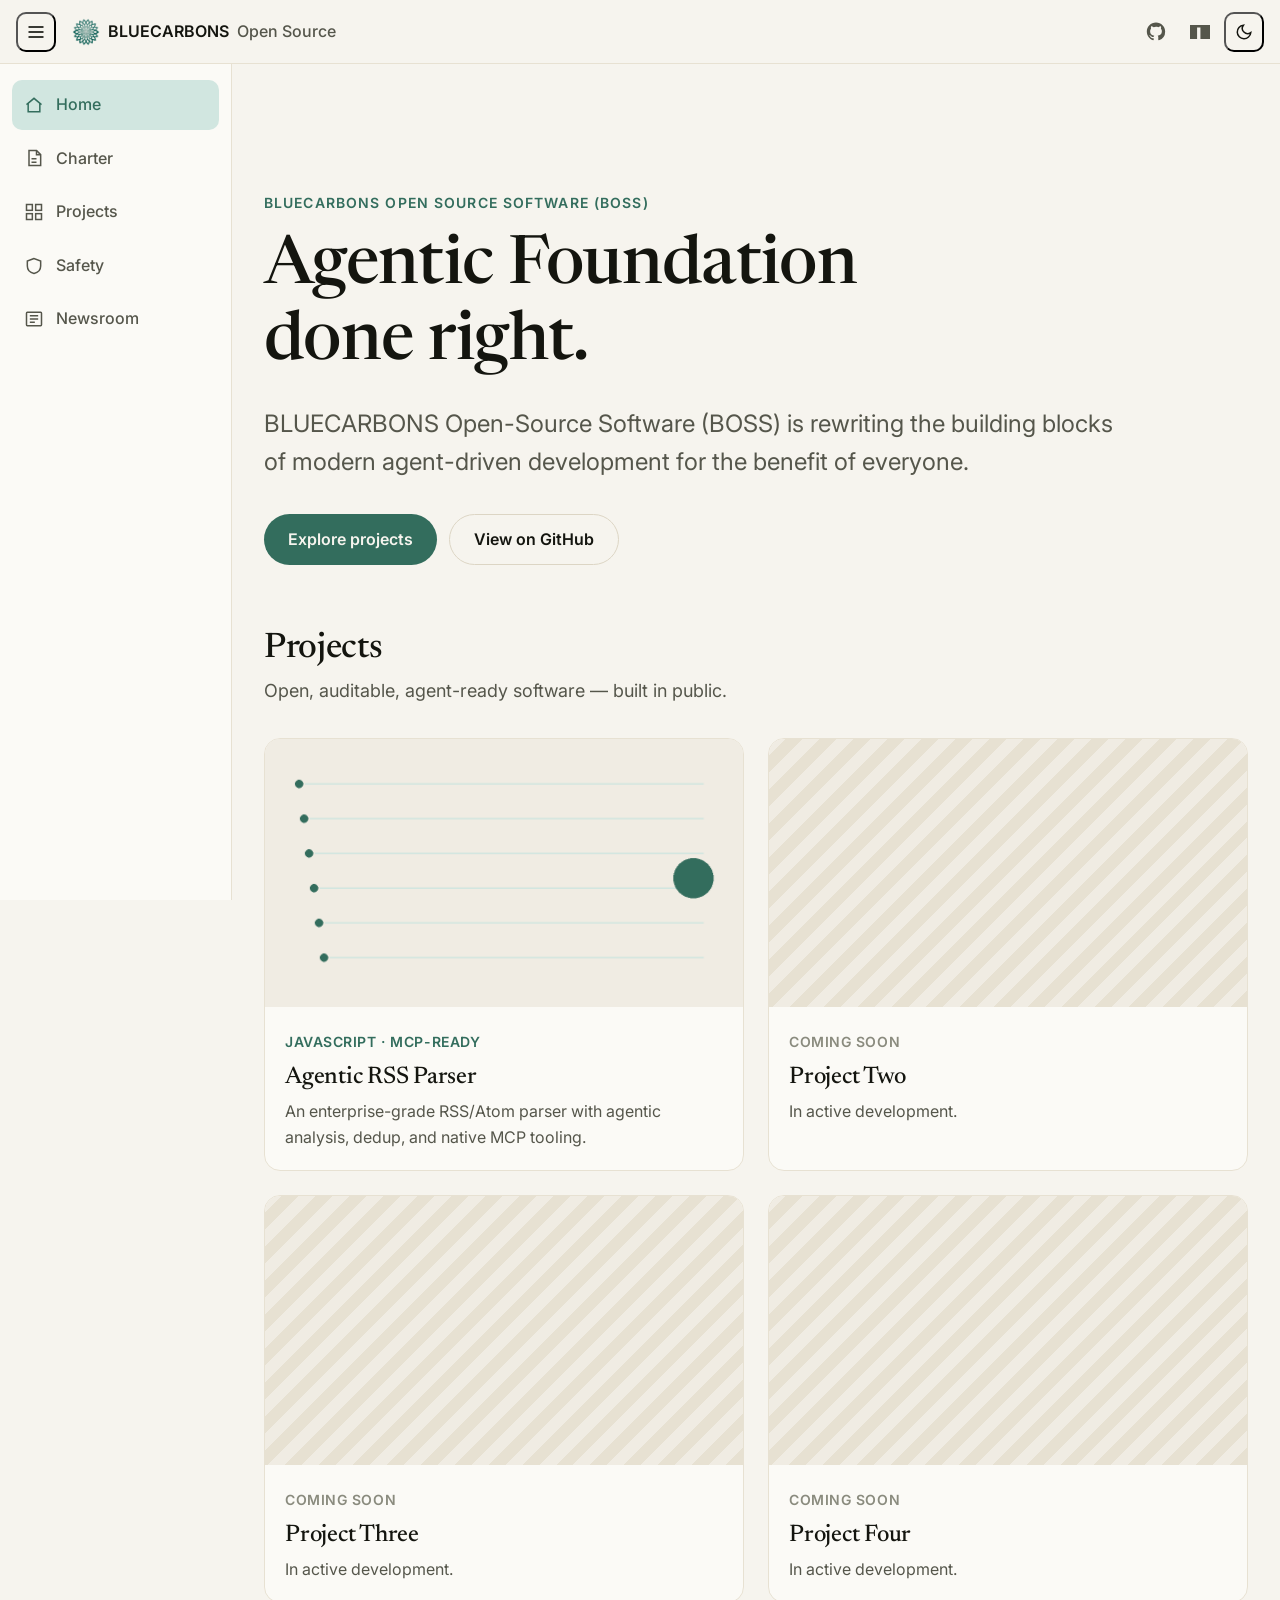
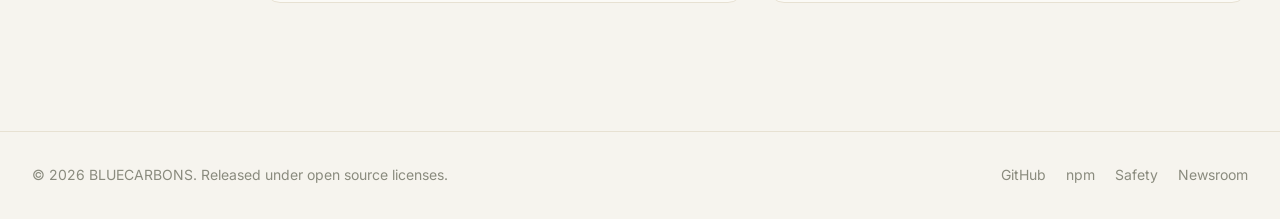
<file: index.html>
<!DOCTYPE html>
<html lang="en" data-theme="light">
<head>
<meta charset="UTF-8">
<meta name="viewport" content="width=device-width, initial-scale=1.0">
<title>BLUECARBONS Open Source</title>
<link rel="preconnect" href="https://fonts.googleapis.com">
<link rel="preconnect" href="https://fonts.gstatic.com" crossorigin>
<link href="https://fonts.googleapis.com/css2?family=Inter:wght@400;500;600;700;800&family=Newsreader:ital,opsz,wght@0,6..72,400;0,6..72,500;1,6..72,400&display=swap" rel="stylesheet">
<link rel="stylesheet" href="./styles.css">
</head>
<body>
<a href="#main" class="skip-link">Skip to content</a>

<header class="topbar">
  <button class="rail-toggle" id="railToggle" aria-label="Toggle navigation" aria-expanded="true">
    <svg width="20" height="20" viewBox="0 0 24 24" fill="none" stroke="currentColor" stroke-width="2"><line x1="3" y1="6" x2="21" y2="6"/><line x1="3" y1="12" x2="21" y2="12"/><line x1="3" y1="18" x2="21" y2="18"/></svg>
  </button>
  <a href="./index.html" class="brand">
    <img src="./images/bluecarbons-emblem.png" alt="BLUECARBONS" width="28" height="28">
    <span>BLUECARBONS <em>Open Source</em></span>
  </a>
  <div class="topbar-spacer"></div>
  <div class="topbar-icons">
    <a href="https://github.com/bluecarbons" target="_blank" rel="noopener noreferrer" aria-label="GitHub" class="icon-link">
      <svg width="20" height="20" viewBox="0 0 24 24" fill="currentColor"><path d="M12 .5C5.73.5.98 5.24.98 11.5c0 4.86 3.15 8.98 7.52 10.44.55.1.75-.24.75-.53 0-.26-.01-1.13-.02-2.05-3.06.66-3.71-1.3-3.71-1.3-.5-1.28-1.22-1.62-1.22-1.62-1-.68.08-.67.08-.67 1.1.08 1.68 1.13 1.68 1.13.98 1.67 2.57 1.19 3.2.91.1-.71.38-1.19.7-1.46-2.44-.28-5-1.22-5-5.42 0-1.2.43-2.17 1.13-2.94-.11-.28-.49-1.4.11-2.92 0 0 .93-.3 3.04 1.12A10.6 10.6 0 0 1 12 5.8c.94.004 1.89.13 2.77.38 2.1-1.42 3.03-1.12 3.03-1.12.6 1.52.22 2.64.11 2.92.71.77 1.13 1.74 1.13 2.94 0 4.21-2.57 5.14-5.02 5.41.4.34.74 1.02.74 2.06 0 1.49-.01 2.68-.01 3.05 0 .3.2.64.76.53A11.02 11.02 0 0 0 23 11.5C23 5.24 18.27.5 12 .5Z"/></svg>
    </a>
    <a href="https://npmjs.com/org/bluecarbons" target="_blank" rel="noopener noreferrer" aria-label="npm" class="icon-link">
      <svg width="20" height="20" viewBox="0 0 24 24" fill="currentColor"><path d="M0 3.5h24v17H12.5v-14h-4v14H0v-17Z"/></svg>
    </a>
    <button class="theme-toggle" data-theme-toggle aria-label="Switch to dark mode">
      <svg width="18" height="18" viewBox="0 0 24 24" fill="none" stroke="currentColor" stroke-width="2"><path d="M21 12.79A9 9 0 1 1 11.21 3 7 7 0 0 0 21 12.79z"/></svg>
    </button>
  </div>
</header>

<aside class="rail" id="rail">
  <nav aria-label="Primary">
    <ul role="list">
      <li><a href="./index.html" class="rail-item active" data-label="Home">
        <svg width="20" height="20" viewBox="0 0 24 24" fill="none" stroke="currentColor" stroke-width="1.8"><path d="M3 11.5 12 4l9 7.5"/><path d="M5 10v10h14V10"/></svg>
        <span>Home</span></a></li>
      <li><a href="./charter.html" class="rail-item" data-label="Charter">
        <svg width="20" height="20" viewBox="0 0 24 24" fill="none" stroke="currentColor" stroke-width="1.8"><path d="M6 3h9l5 5v13H6z"/><path d="M15 3v5h5"/><path d="M9 13h6M9 17h6"/></svg>
        <span>Charter</span></a></li>
      <li><a href="./projects.html" class="rail-item" data-label="Projects">
        <svg width="20" height="20" viewBox="0 0 24 24" fill="none" stroke="currentColor" stroke-width="1.8"><rect x="3" y="3" width="7" height="7"/><rect x="14" y="3" width="7" height="7"/><rect x="3" y="14" width="7" height="7"/><rect x="14" y="14" width="7" height="7"/></svg>
        <span>Projects</span></a></li>
      <li><a href="https://safety.bluecarbons.com" target="_blank" rel="noopener noreferrer" class="rail-item" data-label="Safety">
        <svg width="20" height="20" viewBox="0 0 24 24" fill="none" stroke="currentColor" stroke-width="1.8"><path d="M12 3 4 6v6c0 5 3.5 8 8 9 4.5-1 8-4 8-9V6l-8-3Z"/></svg>
        <span>Safety</span></a></li>
      <li><a href="https://newsroom.bluecarbons.com" target="_blank" rel="noopener noreferrer" class="rail-item" data-label="Newsroom">
        <svg width="20" height="20" viewBox="0 0 24 24" fill="none" stroke="currentColor" stroke-width="1.8"><rect x="3" y="4" width="18" height="16" rx="1"/><path d="M7 8h10M7 12h10M7 16h6"/></svg>
        <span>Newsroom</span></a></li>
    </ul>
  </nav>
</aside>

<main id="main" class="content">
  <section class="hero">
    <p class="hero-eyebrow">BLUECARBONS OPEN SOURCE SOFTWARE (BOSS)</p>
    <h1 class="hero-title">Agentic Foundation<br>done right.</h1>
    <p class="hero-sub">BLUECARBONS Open-Source Software (BOSS) is rewriting the building blocks of modern agent-driven development for the benefit of everyone.</p>
    <div class="hero-actions">
      <a href="./projects/agentic-rss-parser.html" class="btn btn-primary">Explore projects</a>
      <a href="https://github.com/bluecarbons" target="_blank" rel="noopener noreferrer" class="btn btn-ghost">View on GitHub</a>
    </div>
  </section>

  <section class="projects" aria-labelledby="projects-heading">
    <div class="section-head">
      <h2 id="projects-heading">Projects</h2>
      <p>Open, auditable, agent-ready software — built in public.</p>
    </div>
    <div class="card-grid" id="cardGrid">
      <a class="project-card featured" href="./projects/agentic-rss-parser.html" style="--stagger:0">
        <div class="card-media">
          <img src="./images/agentic-rss-parser.png" alt="Agentic RSS Parser" width="480" height="280" loading="lazy">
        </div>
        <div class="card-body">
          <span class="card-tag">JavaScript · MCP-ready</span>
          <h3>Agentic RSS Parser</h3>
          <p>An enterprise-grade RSS/Atom parser with agentic analysis, dedup, and native MCP tooling.</p>
        </div>
      </a>

      <div class="project-card muted" style="--stagger:1">
        <div class="card-media placeholder"></div>
        <div class="card-body">
          <span class="card-tag">Coming soon</span>
          <h3>Project Two</h3>
          <p>In active development.</p>
        </div>
      </div>

      <div class="project-card muted" style="--stagger:2">
        <div class="card-media placeholder"></div>
        <div class="card-body">
          <span class="card-tag">Coming soon</span>
          <h3>Project Three</h3>
          <p>In active development.</p>
        </div>
      </div>

      <div class="project-card muted" style="--stagger:3">
        <div class="card-media placeholder"></div>
        <div class="card-body">
          <span class="card-tag">Coming soon</span>
          <h3>Project Four</h3>
          <p>In active development.</p>
        </div>
      </div>
    </div>
  </section>
</main>

<footer class="site-footer">
  <p>&copy; 2026 BLUECARBONS. Released under open source licenses.</p>
  <div class="footer-links">
    <a href="https://github.com/bluecarbons" target="_blank" rel="noopener noreferrer">GitHub</a>
    <a href="https://npmjs.com/org/bluecarbons" target="_blank" rel="noopener noreferrer">npm</a>
    <a href="https://safety.bluecarbons.com" target="_blank" rel="noopener noreferrer">Safety</a>
    <a href="https://newsroom.bluecarbons.com" target="_blank" rel="noopener noreferrer">Newsroom</a>
  </div>
</footer>

<script src="./script.js" defer></script>
</body>
</html>
</file>
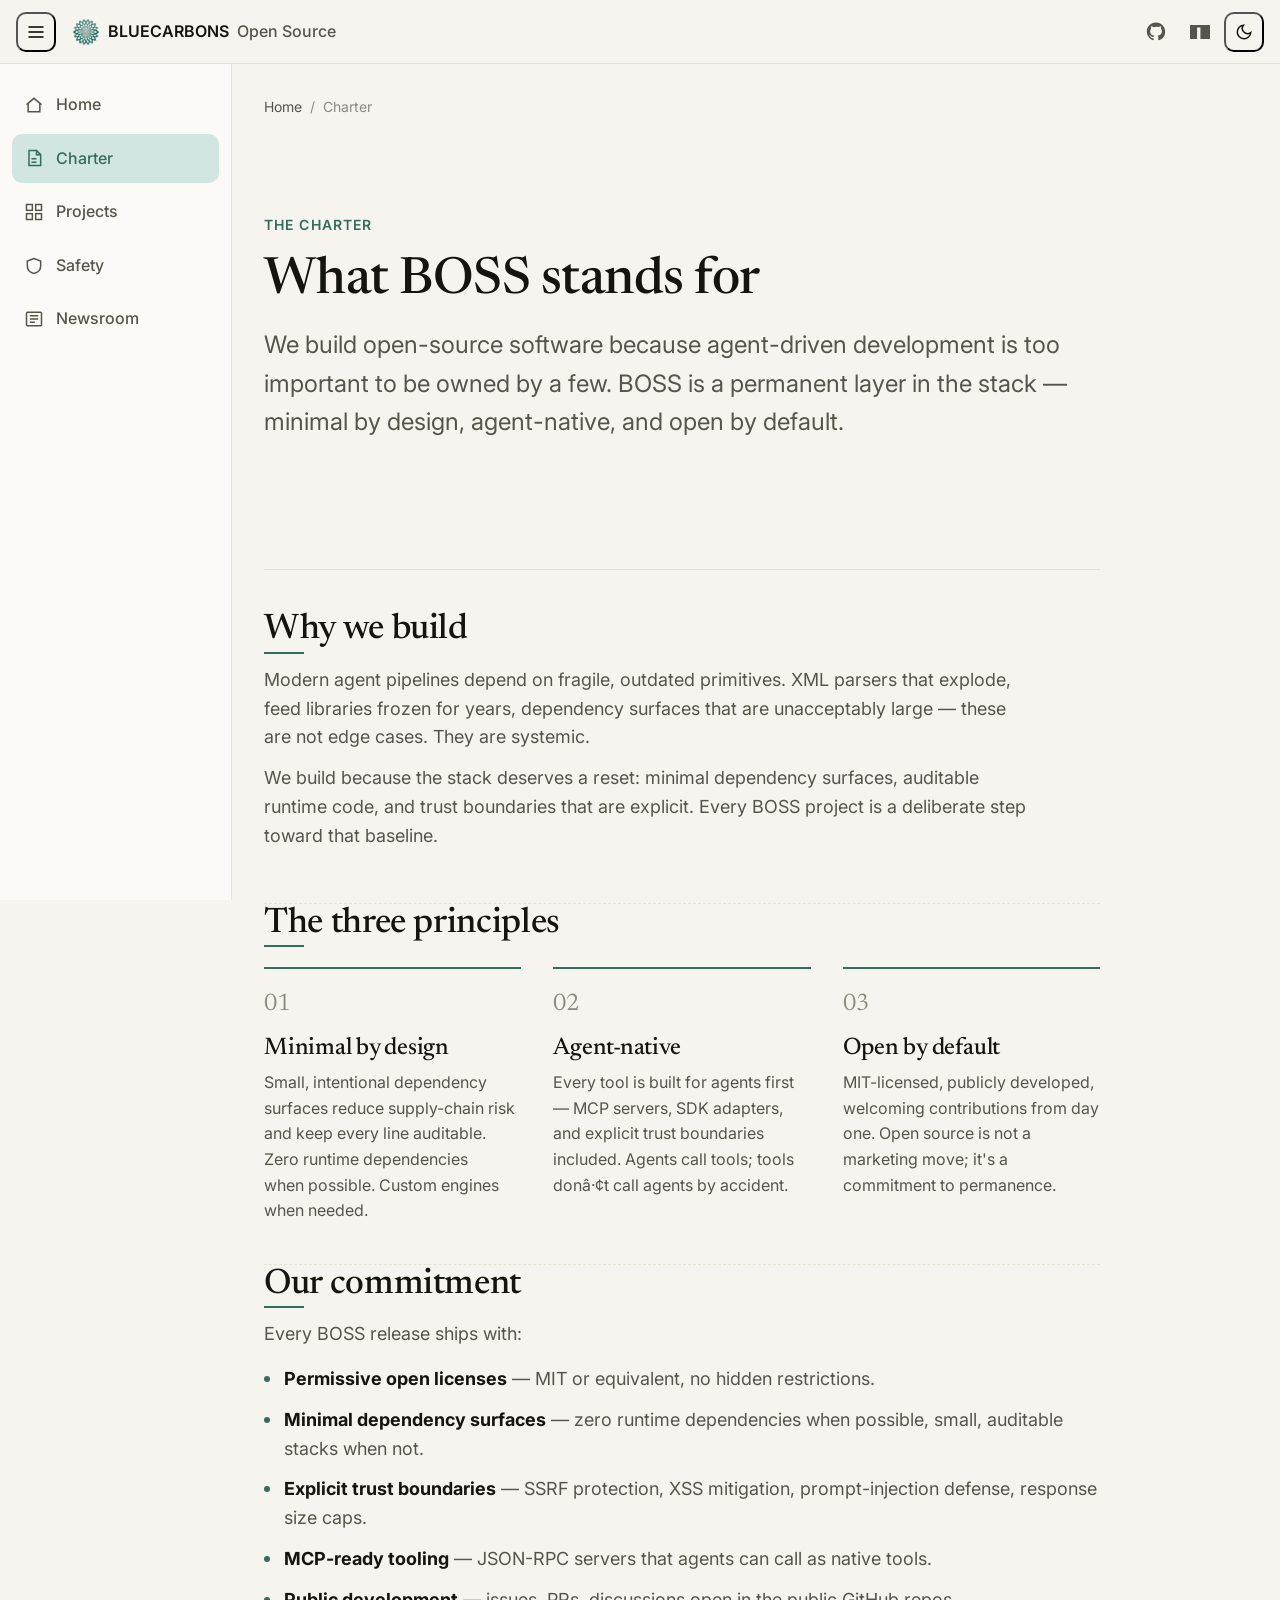
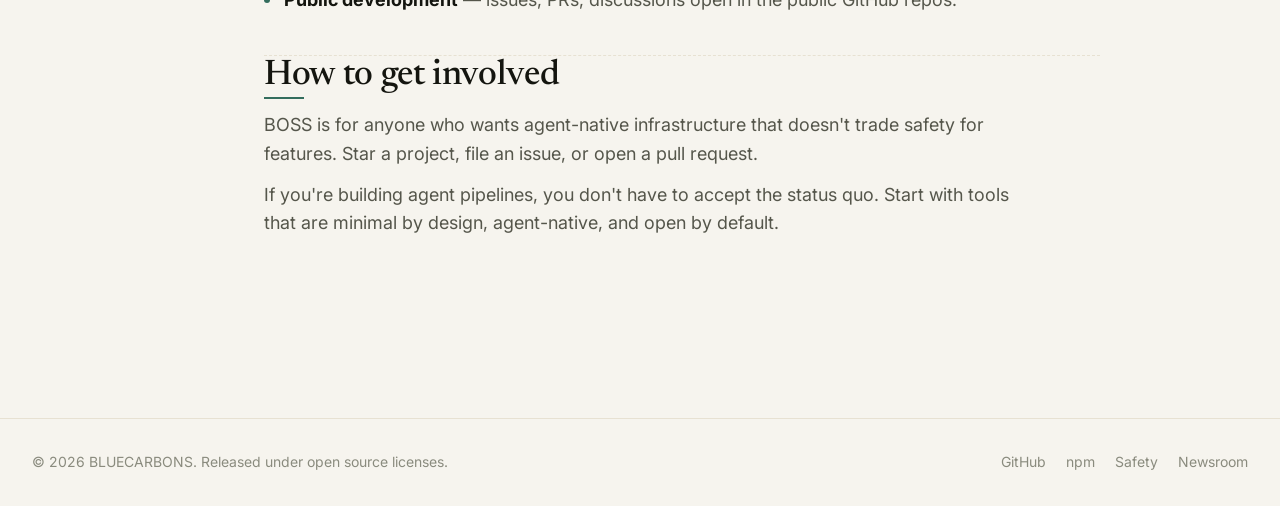
<file: charter.html>
<!DOCTYPE html>
<html lang="en" data-theme="light">
<head>
<meta charset="UTF-8">
<meta name="viewport" content="width=device-width, initial-scale=1.0">
<meta name="description" content="The charter behind BLUECARBONS Open Source Software (BOSS) — why we build, what we stand for, and how we contribute.">
<title>Charter · BLUECARBONS Open Source</title>
<link rel="preconnect" href="https://fonts.googleapis.com">
<link rel="preconnect" href="https://fonts.gstatic.com" crossorigin>
<link href="https://fonts.googleapis.com/css2?family=Inter:wght@400;500;600;700;800&family=Newsreader:ital,opsz,wght@0,6..72,400;0,6..72,500;1,6..72,400&display=swap" rel="stylesheet">
<link rel="stylesheet" href="../styles.css">
</head>
<body>
<a href="#main" class="skip-link">Skip to content</a>

<header class="topbar">
  <button class="rail-toggle" id="railToggle" aria-label="Toggle navigation" aria-expanded="true">
    <svg width="20" height="20" viewBox="0 0 24 24" fill="none" stroke="currentColor" stroke-width="2"><line x1="3" y1="6" x2="21" y2="6"/><line x1="3" y1="12" x2="21" y2="12"/><line x1="3" y1="18" x2="21" y2="18"/></svg>
  </button>
  <a href="../index.html" class="brand">
    <img src="../images/bluecarbons-emblem.png" alt="BLUECARBONS" width="28" height="28">
    <span>BLUECARBONS <em>Open Source</em></span>
  </a>
  <div class="topbar-spacer"></div>
  <div class="topbar-icons">
    <a href="https://github.com/bluecarbons" target="_blank" rel="noopener noreferrer" aria-label="GitHub" class="icon-link">
      <svg width="20" height="20" viewBox="0 0 24 24" fill="currentColor"><path d="M12 .5C5.73.5.98 5.24.98 11.5c0 4.86 3.15 8.98 7.52 10.44.55.1.75-.24.75-.53 0-.26-.01-1.13-.02-2.05-3.06.66-3.71-1.3-3.71-1.3-.5-1.28-1.22-1.62-1.22-1.62-1-.68.08-.67.08-.67 1.1.08 1.68 1.13 1.68 1.13.98 1.67 2.57 1.19 3.2.91.1-.71.38-1.19.7-1.46-2.44-.28-5-1.22-5-5.42 0-1.2.43-2.17 1.13-2.94-.11-.28-.49-1.4.11-2.92 0 0 .93-.3 3.04 1.12A10.6 10.6 0 0 1 12 5.8c.94.004 1.89.13 2.77.38 2.1-1.42 3.03-1.12 3.03-1.12.6 1.52.22 2.64.11 2.92.71.77 1.13 1.74 1.13 2.94 0 4.21-2.57 5.14-5.02 5.41.4.34.74 1.02.74 2.06 0 1.49-.01 2.68-.01 3.05 0 .3.2.64.76.53A11.02 11.02 0 0 0 23 11.5C23 5.24 18.27.5 12 .5Z"/></svg>
    </a>
    <a href="https://npmjs.com/org/bluecarbons" target="_blank" rel="noopener noreferrer" aria-label="npm" class="icon-link">
      <svg width="20" height="20" viewBox="0 0 24 24" fill="currentColor"><path d="M0 3.5h24v17H12.5v-14h-4v14H0v-17Z"/></svg>
    </a>
    <button class="theme-toggle" data-theme-toggle aria-label="Switch to dark mode">
      <svg width="18" height="18" viewBox="0 0 24 24" fill="none" stroke="currentColor" stroke-width="2"><path d="M21 12.79A9 9 0 1 1 11.21 3 7 7 0 0 0 21 12.79z"/></svg>
    </button>
  </div>
</header>

<aside class="rail" id="rail">
  <nav aria-label="Primary">
    <ul role="list">
      <li><a href="../index.html" class="rail-item" data-label="Home">
        <svg width="20" height="20" viewBox="0 0 24 24" fill="none" stroke="currentColor" stroke-width="1.8"><path d="M3 11.5 12 4l9 7.5"/><path d="M5 10v10h14V10"/></svg>
        <span>Home</span></a></li>
      <li><a href="../charter.html" class="rail-item active" data-label="Charter">
        <svg width="20" height="20" viewBox="0 0 24 24" fill="none" stroke="currentColor" stroke-width="1.8"><path d="M6 3h9l5 5v13H6z"/><path d="M15 3v5h5"/><path d="M9 13h6M9 17h6"/></svg>
        <span>Charter</span></a></li>
      <li><a href="../projects.html" class="rail-item" data-label="Projects">
        <svg width="20" height="20" viewBox="0 0 24 24" fill="none" stroke="currentColor" stroke-width="1.8"><rect x="3" y="3" width="7" height="7"/><rect x="14" y="3" width="7" height="7"/><rect x="3" y="14" width="7" height="7"/><rect x="14" y="14" width="7" height="7"/></svg>
        <span>Projects</span></a></li>
      <li><a href="https://safety.bluecarbons.com" target="_blank" rel="noopener noreferrer" class="rail-item" data-label="Safety">
        <svg width="20" height="20" viewBox="0 0 24 24" fill="none" stroke="currentColor" stroke-width="1.8"><path d="M12 3 4 6v6c0 5 3.5 8 8 9 4.5-1 8-4 8-9V6l-8-3Z"/></svg>
        <span>Safety</span></a></li>
      <li><a href="https://newsroom.bluecarbons.com" target="_blank" rel="noopener noreferrer" class="rail-item" data-label="Newsroom">
        <svg width="20" height="20" viewBox="0 0 24 24" fill="none" stroke="currentColor" stroke-width="1.8"><rect x="3" y="4" width="18" height="16" rx="1"/><path d="M7 8h10M7 12h10M7 16h6"/></svg>
        <span>Newsroom</span></a></li>
    </ul>
  </nav>
</aside>

<main id="main" class="content charter-detail">

<nav class="breadcrumb" aria-label="Breadcrumb">
  <a href="../index.html">Home</a>
  <span>/</span>
  <span aria-current="page">Charter</span>
</nav>

<section class="charter-page">
  <div class="page-hero">
    <p class="page-eyebrow">THE CHARTER</p>
    <h1 class="page-title">What BOSS stands for</h1>
    <p class="page-lede">We build open-source software because agent-driven development is too important to be owned by a few. BOSS is a permanent layer in the stack — minimal by design, agent-native, and open by default.</p>
  </div>

  <article class="charter-content">
    <section class="charter-section">
      <h2>Why we build</h2>
      <p>Modern agent pipelines depend on fragile, outdated primitives. XML parsers that explode, feed libraries frozen for years, dependency surfaces that are unacceptably large — these are not edge cases. They are systemic.</p>
      <p>We build because the stack deserves a reset: minimal dependency surfaces, auditable runtime code, and trust boundaries that are explicit. Every BOSS project is a deliberate step toward that baseline.</p>
    </section>

    <section class="charter-section">
      <h2>The three principles</h2>
      <div class="principles-block">
        <div class="principle">
          <span class="principle-index">01</span>
          <h3>Minimal by design</h3>
          <p>Small, intentional dependency surfaces reduce supply-chain risk and keep every line auditable. Zero runtime dependencies when possible. Custom engines when needed.</p>
        </div>
        <div class="principle">
          <span class="principle-index">02</span>
          <h3>Agent-native</h3>
          <p>Every tool is built for agents first — MCP servers, SDK adapters, and explicit trust boundaries included. Agents call tools; tools donâ·¢t call agents by accident.</p>
        </div>
        <div class="principle">
          <span class="principle-index">03</span>
          <h3>Open by default</h3>
          <p>MIT-licensed, publicly developed, welcoming contributions from day one. Open source is not a marketing move; it's a commitment to permanence.</p>
        </div>
      </div>
    </section>

    <section class="charter-section">
      <h2>Our commitment</h2>
      <p>Every BOSS release ships with:</p>
      <ul class="commitment-list">
        <li><strong>Permissive open licenses</strong> — MIT or equivalent, no hidden restrictions.</li>
        <li><strong>Minimal dependency surfaces</strong> — zero runtime dependencies when possible, small, auditable stacks when not.</li>
        <li><strong>Explicit trust boundaries</strong> — SSRF protection, XSS mitigation, prompt-injection defense, response size caps.</li>
        <li><strong>MCP-ready tooling</strong> — JSON-RPC servers that agents can call as native tools.</li>
        <li><strong>Public development</strong> — issues, PRs, discussions open in the public GitHub repos.</li>
      </ul>
    </section>

    <section class="charter-section">
      <h2>How to get involved</h2>
      <p>BOSS is for anyone who wants agent-native infrastructure that doesn't trade safety for features. Star a project, file an issue, or open a pull request.</p>
      <p>If you're building agent pipelines, you don't have to accept the status quo. Start with tools that are minimal by design, agent-native, and open by default.</p>
    </section>
  </article>
</section>

</main>

<footer class="site-footer">
  <p>&copy; 2026 BLUECARBONS. Released under open source licenses.</p>
  <div class="footer-links">
    <a href="https://github.com/bluecarbons" target="_blank" rel="noopener noreferrer">GitHub</a>
    <a href="https://npmjs.com/org/bluecarbons" target="_blank" rel="noopener noreferrer">npm</a>
    <a href="https://safety.bluecarbons.com" target="_blank" rel="noopener noreferrer">Safety</a>
    <a href="https://newsroom.bluecarbons.com" target="_blank" rel="noopener noreferrer">Newsroom</a>
  </div>
</footer>

<script src="../script.js" defer></script>
</body>
</html>
</file>
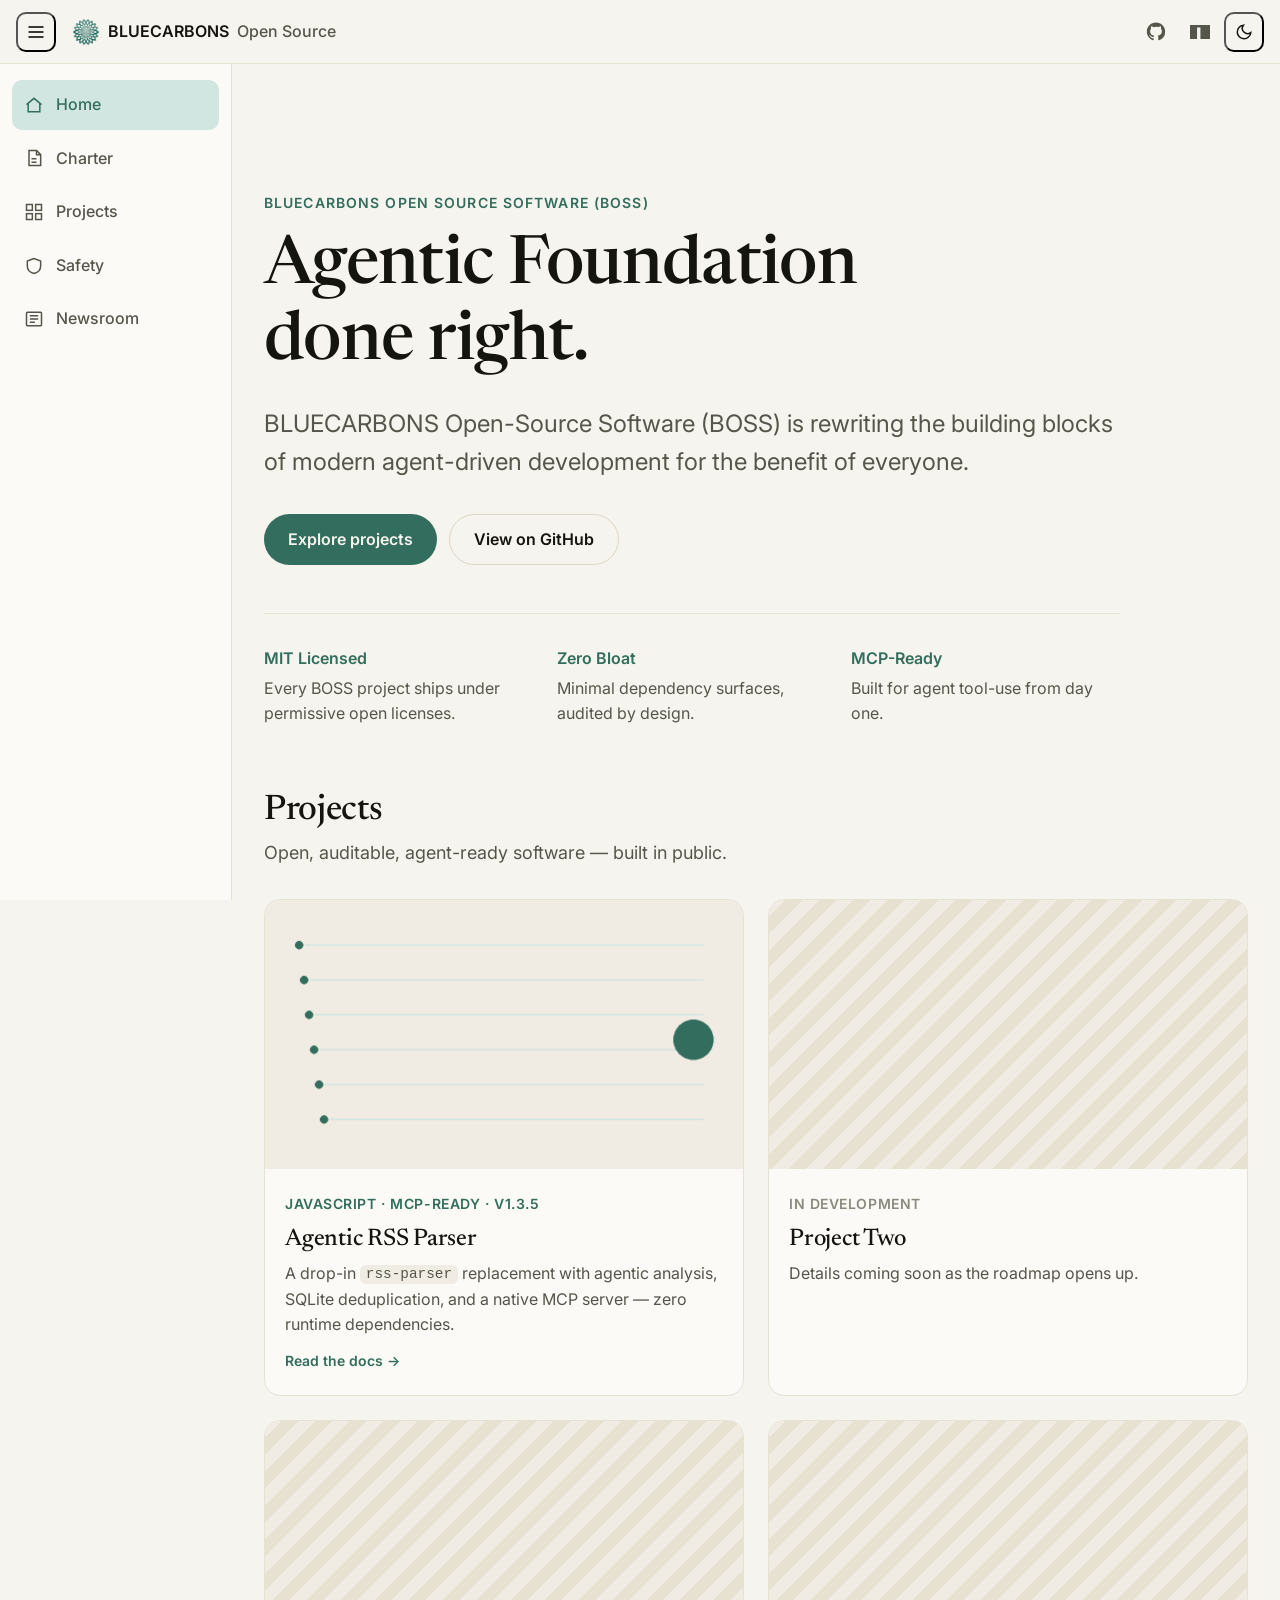
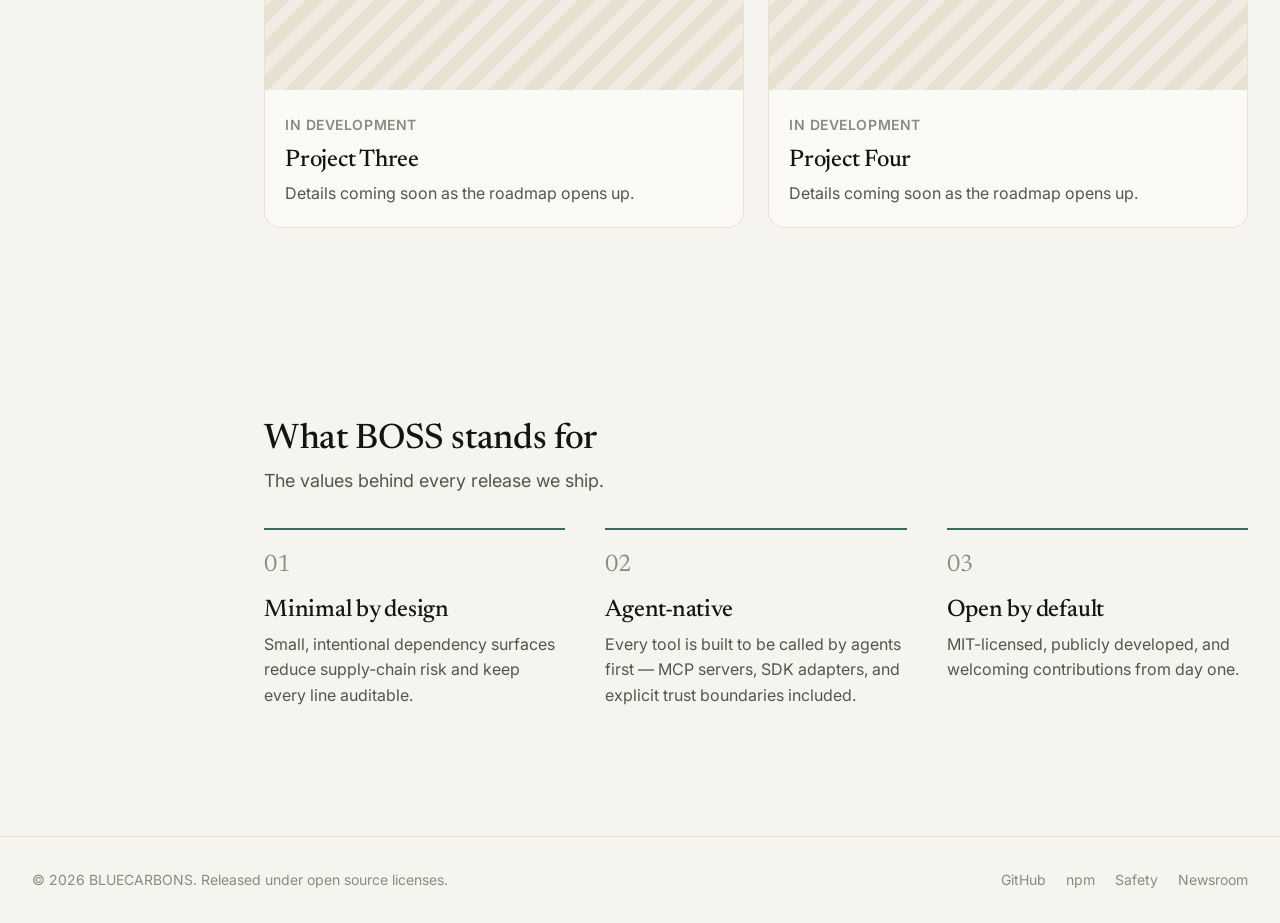
<file: index2.html>
<!DOCTYPE html>
<html lang="en" data-theme="light">
<head>
<meta charset="UTF-8">
<meta name="viewport" content="width=device-width, initial-scale=1.0">
<meta name="description" content="BLUECARBONS Open Source Software (BOSS) — open, auditable, agent-ready software built in public.">
<title>BLUECARBONS Open Source</title>
<link rel="preconnect" href="https://fonts.googleapis.com">
<link rel="preconnect" href="https://fonts.gstatic.com" crossorigin>
<link href="https://fonts.googleapis.com/css2?family=Inter:wght@400;500;600;700;800&family=Newsreader:ital,opsz,wght@0,6..72,400;0,6..72,500;1,6..72,400&display=swap" rel="stylesheet">
<link rel="stylesheet" href="./styles.css">
</head>
<body>
<a href="#main" class="skip-link">Skip to content</a>

<header class="topbar">
  <button class="rail-toggle" id="railToggle" aria-label="Toggle navigation" aria-expanded="true">
    <svg width="20" height="20" viewBox="0 0 24 24" fill="none" stroke="currentColor" stroke-width="2"><line x1="3" y1="6" x2="21" y2="6"/><line x1="3" y1="12" x2="21" y2="12"/><line x1="3" y1="18" x2="21" y2="18"/></svg>
  </button>
  <a href="./index.html" class="brand">
    <img src="./images/bluecarbons-emblem.png" alt="BLUECARBONS" width="28" height="28">
    <span>BLUECARBONS <em>Open Source</em></span>
  </a>
  <div class="topbar-spacer"></div>
  <div class="topbar-icons">
    <a href="https://github.com/bluecarbons" target="_blank" rel="noopener noreferrer" aria-label="GitHub" class="icon-link">
      <svg width="20" height="20" viewBox="0 0 24 24" fill="currentColor"><path d="M12 .5C5.73.5.98 5.24.98 11.5c0 4.86 3.15 8.98 7.52 10.44.55.1.75-.24.75-.53 0-.26-.01-1.13-.02-2.05-3.06.66-3.71-1.3-3.71-1.3-.5-1.28-1.22-1.62-1.22-1.62-1-.68.08-.67.08-.67 1.1.08 1.68 1.13 1.68 1.13.98 1.67 2.57 1.19 3.2.91.1-.71.38-1.19.7-1.46-2.44-.28-5-1.22-5-5.42 0-1.2.43-2.17 1.13-2.94-.11-.28-.49-1.4.11-2.92 0 0 .93-.3 3.04 1.12A10.6 10.6 0 0 1 12 5.8c.94.004 1.89.13 2.77.38 2.1-1.42 3.03-1.12 3.03-1.12.6 1.52.22 2.64.11 2.92.71.77 1.13 1.74 1.13 2.94 0 4.21-2.57 5.14-5.02 5.41.4.34.74 1.02.74 2.06 0 1.49-.01 2.68-.01 3.05 0 .3.2.64.76.53A11.02 11.02 0 0 0 23 11.5C23 5.24 18.27.5 12 .5Z"/></svg>
    </a>
    <a href="https://npmjs.com/org/bluecarbons" target="_blank" rel="noopener noreferrer" aria-label="npm" class="icon-link">
      <svg width="20" height="20" viewBox="0 0 24 24" fill="currentColor"><path d="M0 3.5h24v17H12.5v-14h-4v14H0v-17Z"/></svg>
    </a>
    <button class="theme-toggle" data-theme-toggle aria-label="Switch to dark mode">
      <svg width="18" height="18" viewBox="0 0 24 24" fill="none" stroke="currentColor" stroke-width="2"><path d="M21 12.79A9 9 0 1 1 11.21 3 7 7 0 0 0 21 12.79z"/></svg>
    </button>
  </div>
</header>

<aside class="rail" id="rail">
  <nav aria-label="Primary">
    <ul role="list">
      <li><a href="./index.html" class="rail-item active" data-label="Home">
        <svg width="20" height="20" viewBox="0 0 24 24" fill="none" stroke="currentColor" stroke-width="1.8"><path d="M3 11.5 12 4l9 7.5"/><path d="M5 10v10h14V10"/></svg>
        <span>Home</span></a></li>
      <li><a href="./charter.html" class="rail-item" data-label="Charter">
        <svg width="20" height="20" viewBox="0 0 24 24" fill="none" stroke="currentColor" stroke-width="1.8"><path d="M6 3h9l5 5v13H6z"/><path d="M15 3v5h5"/><path d="M9 13h6M9 17h6"/></svg>
        <span>Charter</span></a></li>
      <li><a href="./projects.html" class="rail-item" data-label="Projects">
        <svg width="20" height="20" viewBox="0 0 24 24" fill="none" stroke="currentColor" stroke-width="1.8"><rect x="3" y="3" width="7" height="7"/><rect x="14" y="3" width="7" height="7"/><rect x="3" y="14" width="7" height="7"/><rect x="14" y="14" width="7" height="7"/></svg>
        <span>Projects</span></a></li>
      <li><a href="https://safety.bluecarbons.com" target="_blank" rel="noopener noreferrer" class="rail-item" data-label="Safety">
        <svg width="20" height="20" viewBox="0 0 24 24" fill="none" stroke="currentColor" stroke-width="1.8"><path d="M12 3 4 6v6c0 5 3.5 8 8 9 4.5-1 8-4 8-9V6l-8-3Z"/></svg>
        <span>Safety</span></a></li>
      <li><a href="https://newsroom.bluecarbons.com" target="_blank" rel="noopener noreferrer" class="rail-item" data-label="Newsroom">
        <svg width="20" height="20" viewBox="0 0 24 24" fill="none" stroke="currentColor" stroke-width="1.8"><rect x="3" y="4" width="18" height="16" rx="1"/><path d="M7 8h10M7 12h10M7 16h6"/></svg>
        <span>Newsroom</span></a></li>
    </ul>
  </nav>
</aside>

<main id="main" class="content">
  <section class="hero">
    <p class="hero-eyebrow">BLUECARBONS OPEN SOURCE SOFTWARE (BOSS)</p>
    <h1 class="hero-title">Agentic Foundation<br>done right.</h1>
    <p class="hero-sub">BLUECARBONS Open-Source Software (BOSS) is rewriting the building blocks of modern agent-driven development for the benefit of everyone.</p>
    <div class="hero-actions">
      <a href="./projects/agentic-rss-parser.html" class="btn btn-primary">Explore projects</a>
      <a href="https://github.com/bluecarbons" target="_blank" rel="noopener noreferrer" class="btn btn-ghost">View on GitHub</a>
    </div>
    <dl class="hero-stats">
      <div><dt>MIT Licensed</dt><dd>Every BOSS project ships under permissive open licenses.</dd></div>
      <div><dt>Zero Bloat</dt><dd>Minimal dependency surfaces, audited by design.</dd></div>
      <div><dt>MCP-Ready</dt><dd>Built for agent tool-use from day one.</dd></div>
    </dl>
  </section>

  <section class="projects" aria-labelledby="projects-heading">
    <div class="section-head">
      <h2 id="projects-heading">Projects</h2>
      <p>Open, auditable, agent-ready software — built in public.</p>
    </div>
    <div class="card-grid" id="cardGrid">
      <a class="project-card featured" href="./projects/agentic-rss-parser.html" style="--stagger:0">
        <div class="card-media">
          <img src="./images/agentic-rss-parser.png" alt="Agentic RSS Parser network diagram" width="480" height="280" loading="lazy">
        </div>
        <div class="card-body">
          <span class="card-tag">JavaScript · MCP-ready · v1.3.5</span>
          <h3>Agentic RSS Parser</h3>
          <p>A drop-in <code>rss-parser</code> replacement with agentic analysis, SQLite deduplication, and a native MCP server — zero runtime dependencies.</p>
          <span class="card-cta">Read the docs &rarr;</span>
        </div>
      </a>

      <div class="project-card muted" style="--stagger:1">
        <div class="card-media placeholder"></div>
        <div class="card-body">
          <span class="card-tag">In development</span>
          <h3>Project Two</h3>
          <p>Details coming soon as the roadmap opens up.</p>
        </div>
      </div>

      <div class="project-card muted" style="--stagger:2">
        <div class="card-media placeholder"></div>
        <div class="card-body">
          <span class="card-tag">In development</span>
          <h3>Project Three</h3>
          <p>Details coming soon as the roadmap opens up.</p>
        </div>
      </div>

      <div class="project-card muted" style="--stagger:3">
        <div class="card-media placeholder"></div>
        <div class="card-body">
          <span class="card-tag">In development</span>
          <h3>Project Four</h3>
          <p>Details coming soon as the roadmap opens up.</p>
        </div>
      </div>
    </div>
  </section>

  <section class="principles" aria-labelledby="principles-heading">
    <div class="section-head">
      <h2 id="principles-heading">What BOSS stands for</h2>
      <p>The values behind every release we ship.</p>
    </div>
    <div class="principle-grid">
      <div class="principle">
        <span class="principle-index">01</span>
        <h3>Minimal by design</h3>
        <p>Small, intentional dependency surfaces reduce supply-chain risk and keep every line auditable.</p>
      </div>
      <div class="principle">
        <span class="principle-index">02</span>
        <h3>Agent-native</h3>
        <p>Every tool is built to be called by agents first — MCP servers, SDK adapters, and explicit trust boundaries included.</p>
      </div>
      <div class="principle">
        <span class="principle-index">03</span>
        <h3>Open by default</h3>
        <p>MIT-licensed, publicly developed, and welcoming contributions from day one.</p>
      </div>
    </div>
  </section>
</main>

<footer class="site-footer">
  <p>&copy; 2026 BLUECARBONS. Released under open source licenses.</p>
  <div class="footer-links">
    <a href="https://github.com/bluecarbons" target="_blank" rel="noopener noreferrer">GitHub</a>
    <a href="https://npmjs.com/org/bluecarbons" target="_blank" rel="noopener noreferrer">npm</a>
    <a href="https://safety.bluecarbons.com" target="_blank" rel="noopener noreferrer">Safety</a>
    <a href="https://newsroom.bluecarbons.com" target="_blank" rel="noopener noreferrer">Newsroom</a>
  </div>
</footer>

<script src="./script.js" defer></script>
</body>
</html>
</file>
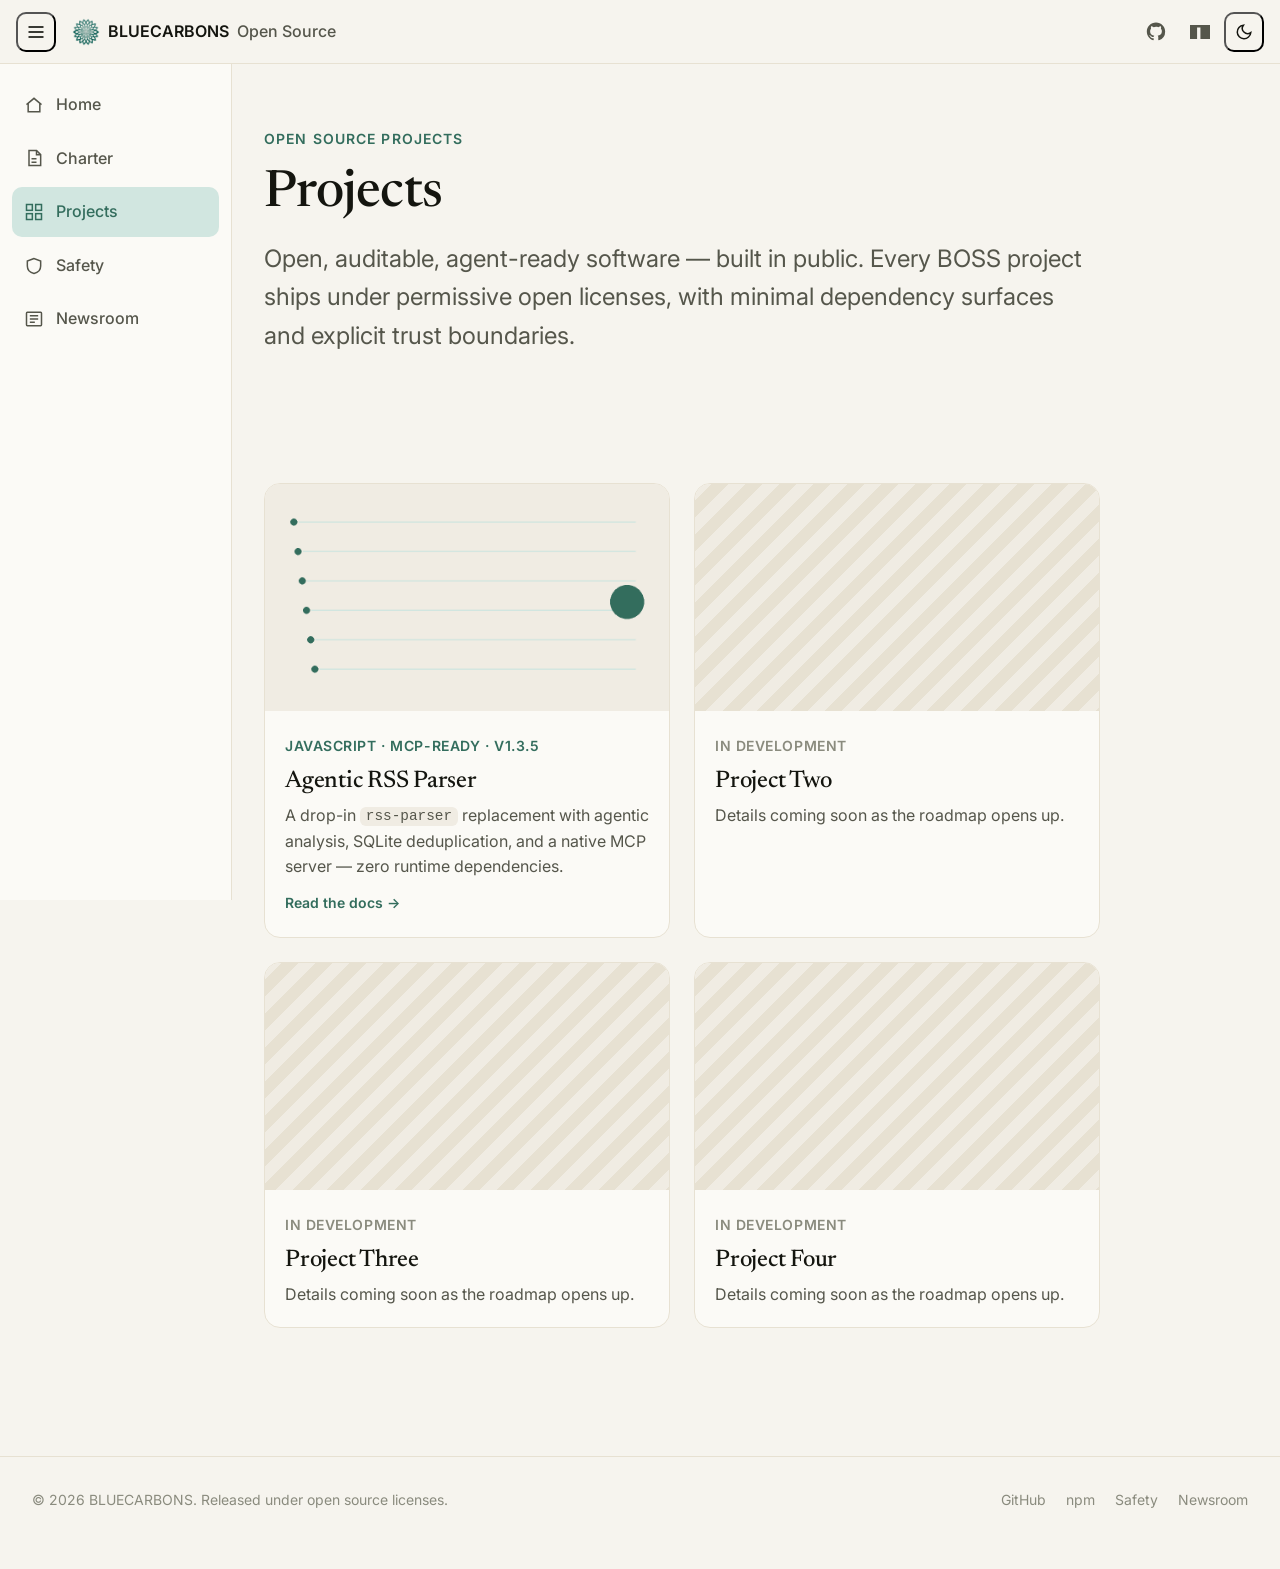
<file: projects.html>
<!DOCTYPE html>
<html lang="en" data-theme="light">
<head>
  <meta charset="UTF-8">
  <meta name="viewport" content="width=device-width, initial-scale=1.0">
  <meta name="description" content="BLUECARBONS Open Source projects — open, auditable, agent-ready software built in public.">
  <title>Projects · BLUECARBONS Open Source</title>
  <link rel="preconnect" href="https://fonts.googleapis.com">
  <link rel="preconnect" href="https://fonts.gstatic.com" crossorigin>
  <link href="https://fonts.googleapis.com/css2?family=Inter:wght@400;500;600;700;800&family=Newsreader:ital,opsz,wght@0,6..72,400;0,6..72,500;1,6..72,400&display=swap" rel="stylesheet">
  <link rel="stylesheet" href="../styles.css">
</head>
<body>
<a href="#main" class="skip-link">Skip to content</a>

<header class="topbar">
  <button class="rail-toggle" id="railToggle" aria-label="Toggle navigation" aria-expanded="true">
    <svg width="20" height="20" viewBox="0 0 24 24" fill="none" stroke="currentColor" stroke-width="2"><line x1="3" y1="6" x2="21" y2="6"/><line x1="3" y1="12" x2="21" y2="12"/><line x1="3" y1="18" x2="21" y2="18"/></svg>
  </button>
  <a href="../index.html" class="brand">
    <img src="../images/bluecarbons-emblem.png" alt="BLUECARBONS" width="28" height="28">
    <span>BLUECARBONS <em>Open Source</em></span>
  </a>
  <div class="topbar-spacer"></div>
  <div class="topbar-icons">
    <a href="https://github.com/bluecarbons" target="_blank" rel="noopener noreferrer" aria-label="GitHub" class="icon-link">
      <svg width="20" height="20" viewBox="0 0 24 24" fill="currentColor"><path d="M12 .5C5.73.5.98 5.24.98 11.5c0 4.86 3.15 8.98 7.52 10.44.55.1.75-.24.75-.53 0-.26-.01-1.13-.02-2.05-3.06.66-3.71-1.3-3.71-1.3-.5-1.28-1.22-1.62-1.22-1.62-1-.68.08-.67.08-.67 1.1.08 1.68 1.13 1.68 1.13.98 1.67 2.57 1.19 3.2.91.1-.71.38-1.19.7-1.46-2.44-.28-5-1.22-5-5.42 0-1.2.43-2.17 1.13-2.94-.11-.28-.49-1.4.11-2.92 0 0 .93-.3 3.04 1.12A10.6 10.6 0 0 1 12 5.8c.94.004 1.89.13 2.77.38 2.1-1.42 3.03-1.12 3.03-1.12.6 1.52.22 2.64.11 2.92.71.77 1.13 1.74 1.13 2.94 0 4.21-2.57 5.14-5.02 5.41.4.34.74 1.02.74 2.06 0 1.49-.01 2.68-.01 3.05 0 .3.2.64.76.53A11.02 11.02 0 0 0 23 11.5C23 5.24 18.27.5 12 .5Z"/></svg>
    </a>
    <a href="https://npmjs.com/org/bluecarbons" target="_blank" rel="noopener noreferrer" aria-label="npm" class="icon-link">
      <svg width="20" height="20" viewBox="0 0 24 24" fill="currentColor"><path d="M0 3.5h24v17H12.5v-14h-4v14H0v-17Z"/></svg>
    </a>
    <button class="theme-toggle" data-theme-toggle aria-label="Switch to dark mode">
      <svg width="18" height="18" viewBox="0 0 24 24" fill="none" stroke="currentColor" stroke-width="2"><path d="M21 12.79A9 9 0 1 1 11.21 3 7 7 0 0 0 21 12.79z"/></svg>
    </button>
  </div>
</header>

<aside class="rail" id="rail">
  <nav aria-label="Primary">
    <ul role="list">
      <li><a href="../index.html" class="rail-item" data-label="Home">
        <svg width="20" height="20" viewBox="0 0 24 24" fill="none" stroke="currentColor" stroke-width="1.8"><path d="M3 11.5 12 4l9 7.5"/><path d="M5 10v10h14V10"/></svg>
        <span>Home</span></a></li>
      <li><a href="../charter.html" class="rail-item" data-label="Charter">
        <svg width="20" height="20" viewBox="0 0 24 24" fill="none" stroke="currentColor" stroke-width="1.8"><path d="M6 3h9l5 5v13H6z"/><path d="M15 3v5h5"/><path d="M9 13h6M9 17h6"/></svg>
        <span>Charter</span></a></li>
      <li><a href="../projects.html" class="rail-item active" data-label="Projects">
        <svg width="20" height="20" viewBox="0 0 24 24" fill="none" stroke="currentColor" stroke-width="1.8"><rect x="3" y="3" width="7" height="7"/><rect x="14" y="3" width="7" height="7"/><rect x="3" y="14" width="7" height="7"/><rect x="14" y="14" width="7" height="7"/></svg>
        <span>Projects</span></a></li>
      <li><a href="https://safety.bluecarbons.com" target="_blank" rel="noopener noreferrer" class="rail-item" data-label="Safety">
        <svg width="20" height="20" viewBox="0 0 24 24" fill="none" stroke="currentColor" stroke-width="1.8"><path d="M12 3 4 6v6c0 5 3.5 8 8 9 4.5-1 8-4 8-9V6l-8-3Z"/></svg>
        <span>Safety</span></a></li>
      <li><a href="https://newsroom.bluecarbons.com" target="_blank" rel="noopener noreferrer" class="rail-item" data-label="Newsroom">
        <svg width="20" height="20" viewBox="0 0 24 24" fill="none" stroke="currentColor" stroke-width="1.8"><rect x="3" y="4" width="18" height="16" rx="1"/><path d="M7 8h10M7 12h10M7 16h6"/></svg>
        <span>Newsroom</span></a></li>
    </ul>
  </nav>
</aside>

<main id="main" class="content">
  <section class="projects-page">
    <div class="page-hero">
      <p class="page-eyebrow">OPEN SOURCE PROJECTS</p>
      <h1 class="page-title">Projects</h1>
      <p class="page-lede">Open, auditable, agent-ready software — built in public. Every BOSS project ships under permissive open licenses, with minimal dependency surfaces and explicit trust boundaries.</p>
    </div>

    <div class="projects-grid">
      <a class="project-card featured" href="./agentic-rss-parser.html" style="--stagger:0">
        <div class="card-media">
          <img src="../images/agentic-rss-parser.png" alt="Agentic RSS Parser" width="480" height="280" loading="lazy">
        </div>
        <div class="card-body">
          <span class="card-tag">JavaScript · MCP-ready · v1.3.5</span>
          <h3>Agentic RSS Parser</h3>
          <p>A drop-in <code>rss-parser</code> replacement with agentic analysis, SQLite deduplication, and a native MCP server — zero runtime dependencies.</p>
          <span class="card-cta">Read the docs &rarr;</span>
        </div>
      </a>

      <div class="project-card muted" style="--stagger:1">
        <div class="card-media placeholder"></div>
        <div class="card-body">
          <span class="card-tag">In development</span>
          <h3>Project Two</h3>
          <p>Details coming soon as the roadmap opens up.</p>
        </div>
      </div>

      <div class="project-card muted" style="--stagger:2">
        <div class="card-media placeholder"></div>
        <div class="card-body">
          <span class="card-tag">In development</span>
          <h3>Project Three</h3>
          <p>Details coming soon as the roadmap opens up.</p>
        </div>
      </div>

      <div class="project-card muted" style="--stagger:3">
        <div class="card-media placeholder"></div>
        <div class="card-body">
          <span class="card-tag">In development</span>
          <h3>Project Four</h3>
          <p>Details coming soon as the roadmap opens up.</p>
        </div>
      </div>
    </div>
  </section>
</main>

<footer class="site-footer">
  <p>&copy; 2026 BLUECARBONS. Released under open source licenses.</p>
  <div class="footer-links">
    <a href="https://github.com/bluecarbons" target="_blank" rel="noopener noreferrer">GitHub</a>
    <a href="https://npmjs.com/org/bluecarbons" target="_blank" rel="noopener noreferrer">npm</a>
    <a href="https://safety.bluecarbons.com" target="_blank" rel="noopener noreferrer">Safety</a>
    <a href="https://newsroom.bluecarbons.com" target="_blank" rel="noopener noreferrer">Newsroom</a>
  </div>
</footer>

<script src="../script.js" defer></script>
</body>
</html>
</file>
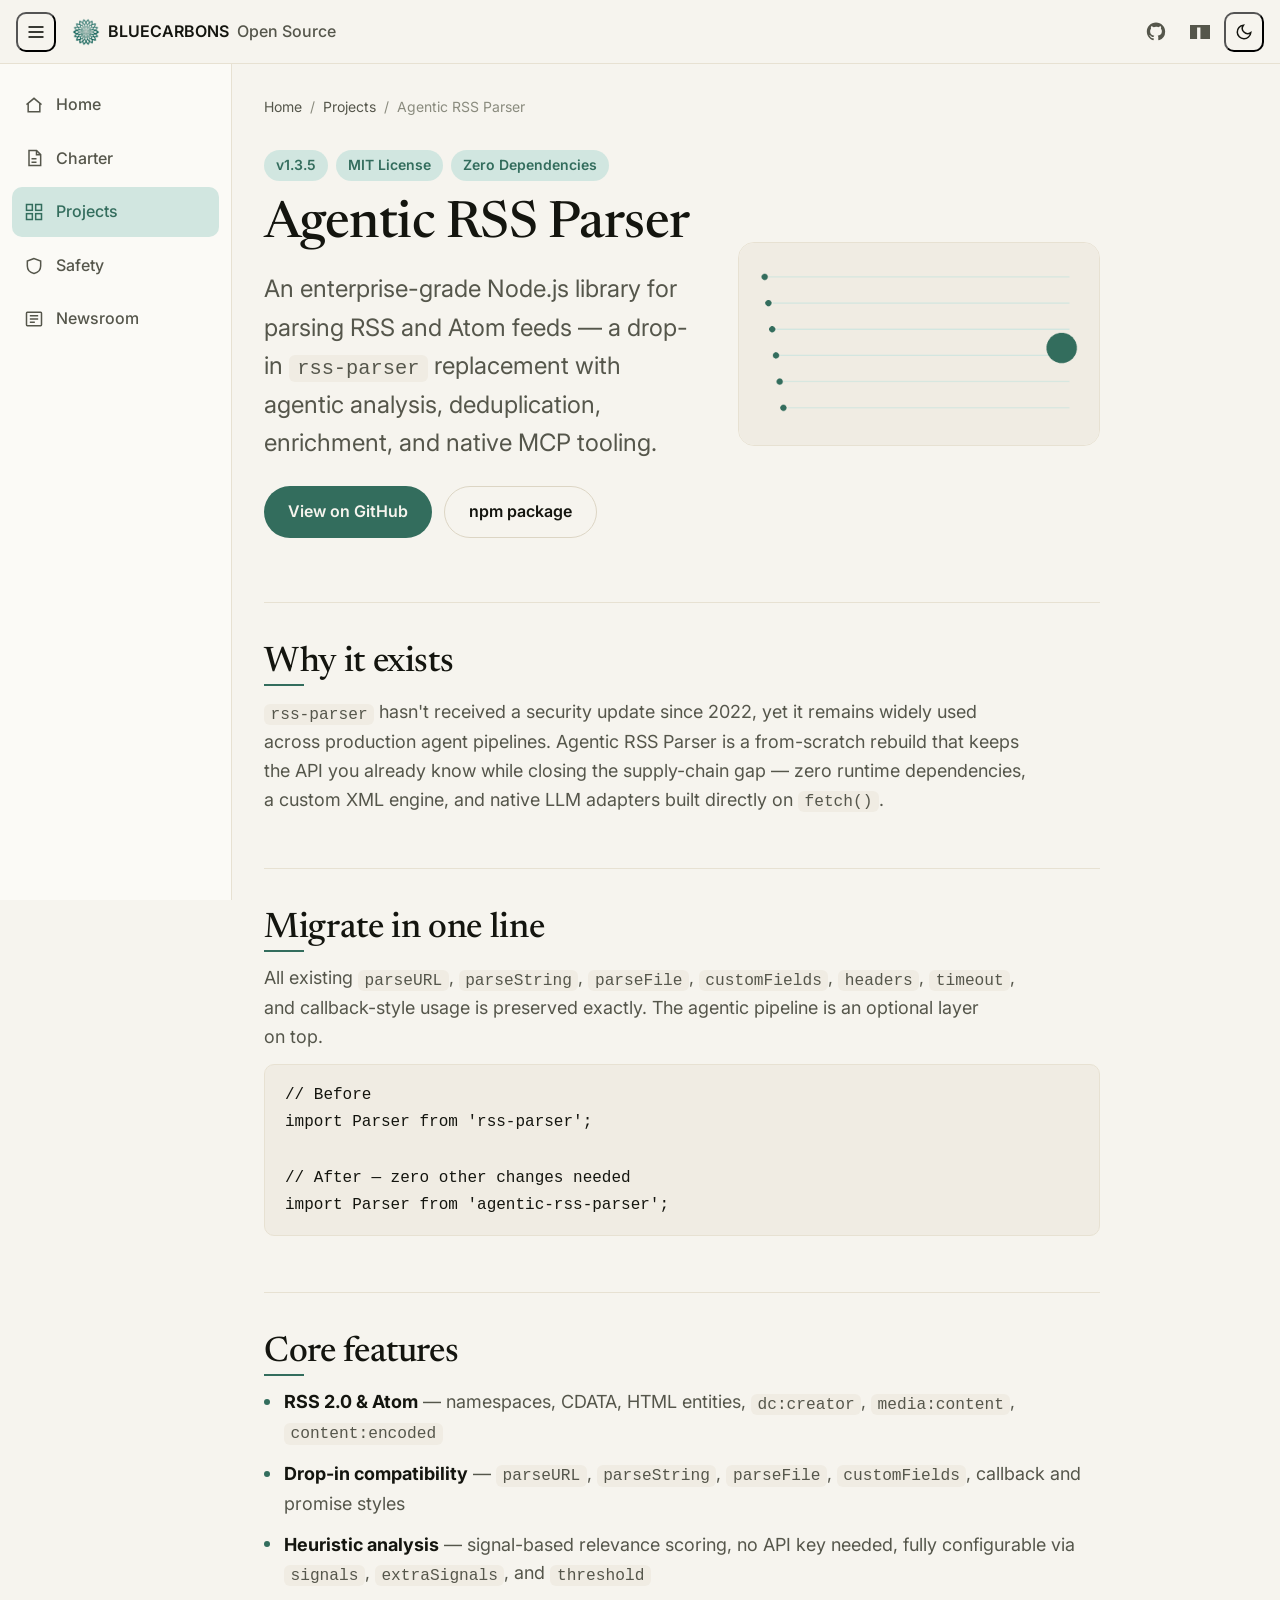
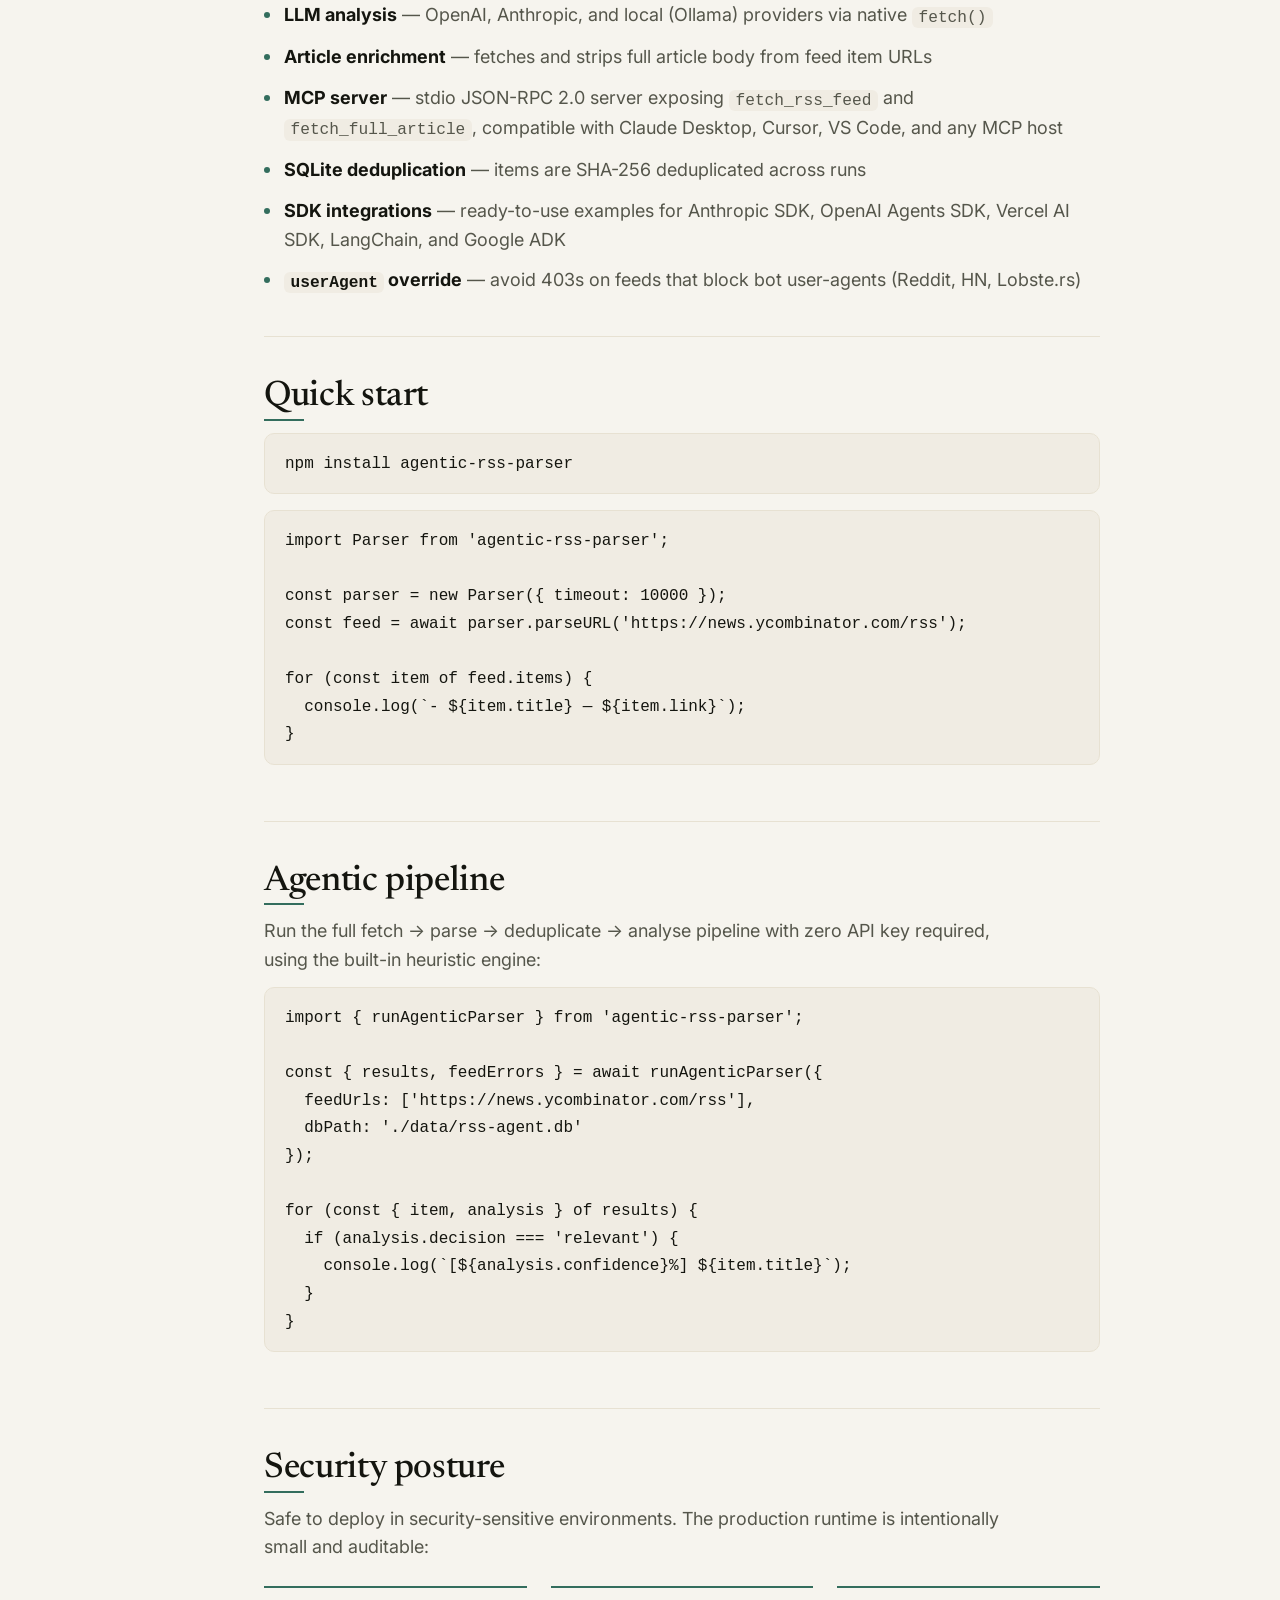
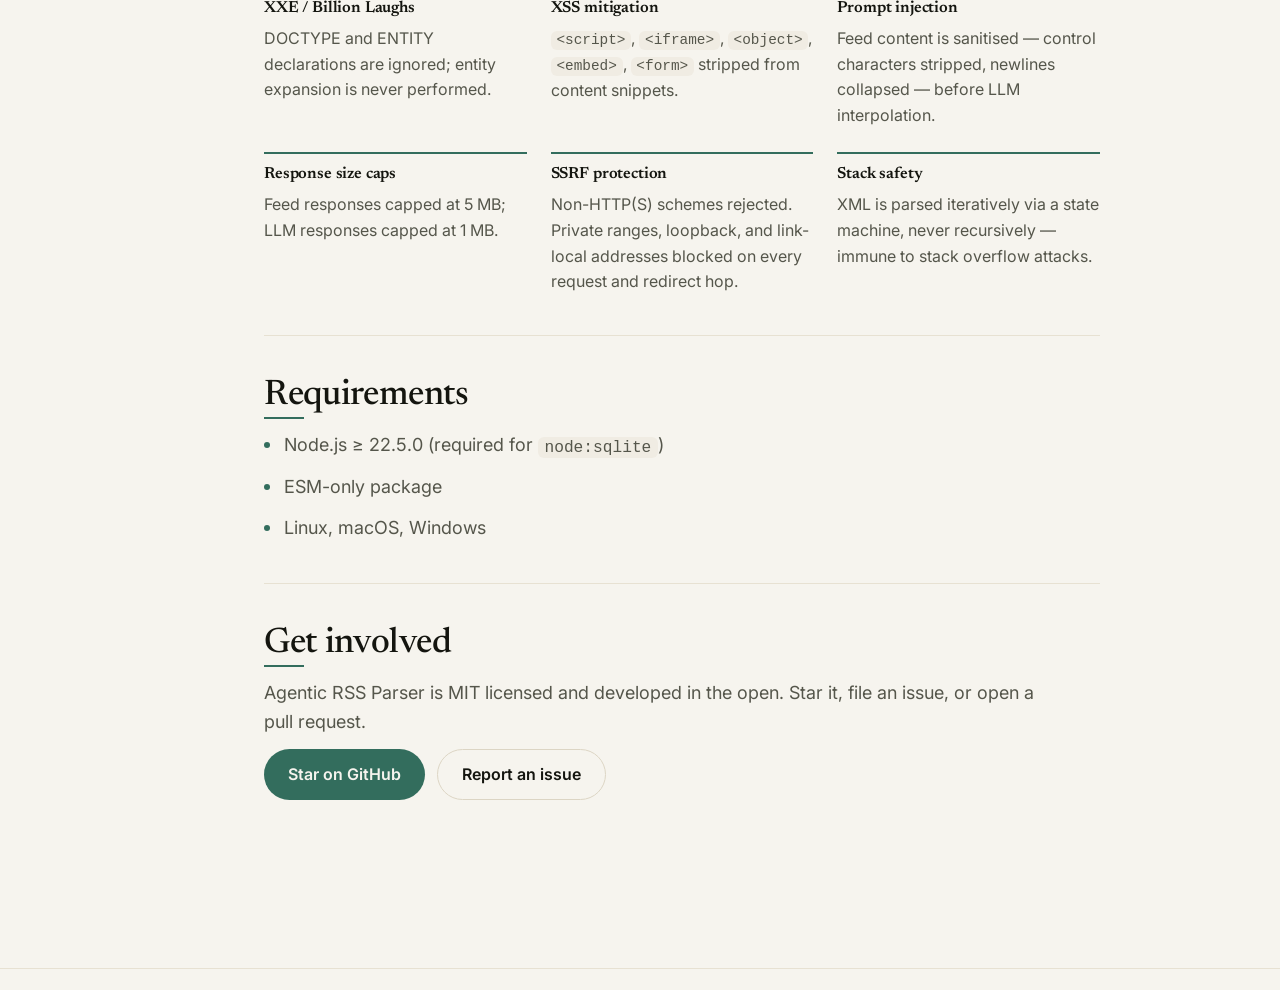
<file: projects/agentic-rss-parser.html>
<!DOCTYPE html>
<html lang="en" data-theme="light">
<head>
<meta charset="UTF-8">
<meta name="viewport" content="width=device-width, initial-scale=1.0">
<meta name="description" content="Agentic RSS Parser — enterprise-grade RSS/Atom parsing with agentic analysis, zero runtime dependencies, and a native MCP server.">
<title>Agentic RSS Parser · BLUECARBONS Open Source</title>
<link rel="preconnect" href="https://fonts.googleapis.com">
<link rel="preconnect" href="https://fonts.gstatic.com" crossorigin>
<link href="https://fonts.googleapis.com/css2?family=Inter:wght@400;500;600;700;800&family=Newsreader:ital,opsz,wght@0,6..72,400;0,6..72,500;1,6..72,400&family=JetBrains+Mono:wght@400;500&display=swap" rel="stylesheet">
<link rel="stylesheet" href="../styles.css">

</head>
<body>
<a href="#main" class="skip-link">Skip to content</a>

<header class="topbar">
  <button class="rail-toggle" id="railToggle" aria-label="Toggle navigation" aria-expanded="true">
    <svg width="20" height="20" viewBox="0 0 24 24" fill="none" stroke="currentColor" stroke-width="2"><line x1="3" y1="6" x2="21" y2="6"/><line x1="3" y1="12" x2="21" y2="12"/><line x1="3" y1="18" x2="21" y2="18"/></svg>
  </button>
  <a href="../index.html" class="brand">
    <img src="../images/bluecarbons-emblem.png" alt="BLUECARBONS" width="28" height="28">
    <span>BLUECARBONS <em>Open Source</em></span>
  </a>
  <div class="topbar-spacer"></div>
  <div class="topbar-icons">
    <a href="https://github.com/bluecarbons" target="_blank" rel="noopener noreferrer" aria-label="GitHub" class="icon-link">
      <svg width="20" height="20" viewBox="0 0 24 24" fill="currentColor"><path d="M12 .5C5.73.5.98 5.24.98 11.5c0 4.86 3.15 8.98 7.52 10.44.55.1.75-.24.75-.53 0-.26-.01-1.13-.02-2.05-3.06.66-3.71-1.3-3.71-1.3-.5-1.28-1.22-1.62-1.22-1.62-1-.68.08-.67.08-.67 1.1.08 1.68 1.13 1.68 1.13.98 1.67 2.57 1.19 3.2.91.1-.71.38-1.19.7-1.46-2.44-.28-5-1.22-5-5.42 0-1.2.43-2.17 1.13-2.94-.11-.28-.49-1.4.11-2.92 0 0 .93-.3 3.04 1.12A10.6 10.6 0 0 1 12 5.8c.94.004 1.89.13 2.77.38 2.1-1.42 3.03-1.12 3.03-1.12.6 1.52.22 2.64.11 2.92.71.77 1.13 1.74 1.13 2.94 0 4.21-2.57 5.14-5.02 5.41.4.34.74 1.02.74 2.06 0 1.49-.01 2.68-.01 3.05 0 .3.2.64.76.53A11.02 11.02 0 0 0 23 11.5C23 5.24 18.27.5 12 .5Z"/></svg>
    </a>
    <a href="https://npmjs.com/org/bluecarbons" target="_blank" rel="noopener noreferrer" aria-label="npm" class="icon-link">
      <svg width="20" height="20" viewBox="0 0 24 24" fill="currentColor"><path d="M0 3.5h24v17H12.5v-14h-4v14H0v-17Z"/></svg>
    </a>
    <button class="theme-toggle" data-theme-toggle aria-label="Switch to dark mode">
      <svg width="18" height="18" viewBox="0 0 24 24" fill="none" stroke="currentColor" stroke-width="2"><path d="M21 12.79A9 9 0 1 1 11.21 3 7 7 0 0 0 21 12.79z"/></svg>
    </button>
  </div>
</header>

<aside class="rail" id="rail">
  <nav aria-label="Primary">
    <ul role="list">
      <li><a href="../index.html" class="rail-item" data-label="Home">
        <svg width="20" height="20" viewBox="0 0 24 24" fill="none" stroke="currentColor" stroke-width="1.8"><path d="M3 11.5 12 4l9 7.5"/><path d="M5 10v10h14V10"/></svg>
        <span>Home</span></a></li>
      <li><a href="../charter.html" class="rail-item" data-label="Charter">
        <svg width="20" height="20" viewBox="0 0 24 24" fill="none" stroke="currentColor" stroke-width="1.8"><path d="M6 3h9l5 5v13H6z"/><path d="M15 3v5h5"/><path d="M9 13h6M9 17h6"/></svg>
        <span>Charter</span></a></li>
      <li><a href="../projects.html" class="rail-item active" data-label="Projects">
        <svg width="20" height="20" viewBox="0 0 24 24" fill="none" stroke="currentColor" stroke-width="1.8"><rect x="3" y="3" width="7" height="7"/><rect x="14" y="3" width="7" height="7"/><rect x="3" y="14" width="7" height="7"/><rect x="14" y="14" width="7" height="7"/></svg>
        <span>Projects</span></a></li>
      <li><a href="https://safety.bluecarbons.com" target="_blank" rel="noopener noreferrer" class="rail-item" data-label="Safety">
        <svg width="20" height="20" viewBox="0 0 24 24" fill="none" stroke="currentColor" stroke-width="1.8"><path d="M12 3 4 6v6c0 5 3.5 8 8 9 4.5-1 8-4 8-9V6l-8-3Z"/></svg>
        <span>Safety</span></a></li>
      <li><a href="https://newsroom.bluecarbons.com" target="_blank" rel="noopener noreferrer" class="rail-item" data-label="Newsroom">
        <svg width="20" height="20" viewBox="0 0 24 24" fill="none" stroke="currentColor" stroke-width="1.8"><rect x="3" y="4" width="18" height="16" rx="1"/><path d="M7 8h10M7 12h10M7 16h6"/></svg>
        <span>Newsroom</span></a></li>
    </ul>
  </nav>
</aside>

<main id="main" class="content project-detail">

  <nav class="breadcrumb" aria-label="Breadcrumb">
    <a href="../index.html">Home</a>
    <span>/</span>
    <a href="../projects.html">Projects</a>
    <span>/</span>
    <span aria-current="page">Agentic RSS Parser</span>
  </nav>

  <section class="project-hero">
    <div class="project-hero-text">
      <span class="badge-row">
        <span class="badge">v1.3.5</span>
        <span class="badge">MIT License</span>
        <span class="badge">Zero Dependencies</span>
      </span>
      <h1>Agentic RSS Parser</h1>
      <p class="project-lede">An enterprise-grade Node.js library for parsing RSS and Atom feeds — a drop-in <code>rss-parser</code> replacement with agentic analysis, deduplication, enrichment, and native MCP tooling.</p>
      <div class="hero-actions">
        <a href="https://github.com/bluecarbons/agentic-rss-parser" target="_blank" rel="noopener noreferrer" class="btn btn-primary">View on GitHub</a>
        <a href="https://www.npmjs.com/package/agentic-rss-parser" target="_blank" rel="noopener noreferrer" class="btn btn-ghost">npm package</a>
      </div>
    </div>
    <div class="project-hero-media">
      <img src="../images/agentic-rss-parser.png" alt="Agentic RSS Parser architecture illustration" width="480" height="320" loading="lazy">
    </div>
  </section>

  <section class="project-section">
    <h2>Why it exists</h2>
    <p><code>rss-parser</code> hasn't received a security update since 2022, yet it remains widely used across production agent pipelines. Agentic RSS Parser is a from-scratch rebuild that keeps the API you already know while closing the supply-chain gap — zero runtime dependencies, a custom XML engine, and native LLM adapters built directly on <code>fetch()</code>.</p>
  </section>

  <section class="project-section">
    <h2>Migrate in one line</h2>
    <p>All existing <code>parseURL</code>, <code>parseString</code>, <code>parseFile</code>, <code>customFields</code>, <code>headers</code>, <code>timeout</code>, and callback-style usage is preserved exactly. The agentic pipeline is an optional layer on top.</p>
    <pre class="code-block"><code>// Before
import Parser from 'rss-parser';

// After — zero other changes needed
import Parser from 'agentic-rss-parser';</code></pre>
  </section>

  <section class="project-section">
    <h2>Core features</h2>
    <ul class="feature-list">
      <li><strong>RSS 2.0 &amp; Atom</strong> — namespaces, CDATA, HTML entities, <code>dc:creator</code>, <code>media:content</code>, <code>content:encoded</code></li>
      <li><strong>Drop-in compatibility</strong> — <code>parseURL</code>, <code>parseString</code>, <code>parseFile</code>, <code>customFields</code>, callback and promise styles</li>
      <li><strong>Heuristic analysis</strong> — signal-based relevance scoring, no API key needed, fully configurable via <code>signals</code>, <code>extraSignals</code>, and <code>threshold</code></li>
      <li><strong>LLM analysis</strong> — OpenAI, Anthropic, and local (Ollama) providers via native <code>fetch()</code></li>
      <li><strong>Article enrichment</strong> — fetches and strips full article body from feed item URLs</li>
      <li><strong>MCP server</strong> — stdio JSON-RPC 2.0 server exposing <code>fetch_rss_feed</code> and <code>fetch_full_article</code>, compatible with Claude Desktop, Cursor, VS Code, and any MCP host</li>
      <li><strong>SQLite deduplication</strong> — items are SHA-256 deduplicated across runs</li>
      <li><strong>SDK integrations</strong> — ready-to-use examples for Anthropic SDK, OpenAI Agents SDK, Vercel AI SDK, LangChain, and Google ADK</li>
      <li><strong><code>userAgent</code> override</strong> — avoid 403s on feeds that block bot user-agents (Reddit, HN, Lobste.rs)</li>
    </ul>
  </section>

  <section class="project-section">
    <h2>Quick start</h2>
    <pre class="code-block"><code>npm install agentic-rss-parser</code></pre>
    <pre class="code-block"><code>import Parser from 'agentic-rss-parser';

const parser = new Parser({ timeout: 10000 });
const feed = await parser.parseURL('https://news.ycombinator.com/rss');

for (const item of feed.items) {
  console.log(`- ${item.title} — ${item.link}`);
}</code></pre>
  </section>

  <section class="project-section">
    <h2>Agentic pipeline</h2>
    <p>Run the full fetch &rarr; parse &rarr; deduplicate &rarr; analyse pipeline with zero API key required, using the built-in heuristic engine:</p>
    <pre class="code-block"><code>import { runAgenticParser } from 'agentic-rss-parser';

const { results, feedErrors } = await runAgenticParser({
  feedUrls: ['https://news.ycombinator.com/rss'],
  dbPath: './data/rss-agent.db'
});

for (const { item, analysis } of results) {
  if (analysis.decision === 'relevant') {
    console.log(`[${analysis.confidence}%] ${item.title}`);
  }
}</code></pre>
  </section>

  <section class="project-section security-section">
    <h2>Security posture</h2>
    <p>Safe to deploy in security-sensitive environments. The production runtime is intentionally small and auditable:</p>
    <div class="security-grid">
      <div class="security-item">
        <h3>XXE / Billion Laughs</h3>
        <p>DOCTYPE and ENTITY declarations are ignored; entity expansion is never performed.</p>
      </div>
      <div class="security-item">
        <h3>XSS mitigation</h3>
        <p><code>&lt;script&gt;</code>, <code>&lt;iframe&gt;</code>, <code>&lt;object&gt;</code>, <code>&lt;embed&gt;</code>, <code>&lt;form&gt;</code> stripped from content snippets.</p>
      </div>
      <div class="security-item">
        <h3>Prompt injection</h3>
        <p>Feed content is sanitised — control characters stripped, newlines collapsed — before LLM interpolation.</p>
      </div>
      <div class="security-item">
        <h3>Response size caps</h3>
        <p>Feed responses capped at 5&nbsp;MB; LLM responses capped at 1&nbsp;MB.</p>
      </div>
      <div class="security-item">
        <h3>SSRF protection</h3>
        <p>Non-HTTP(S) schemes rejected. Private ranges, loopback, and link-local addresses blocked on every request and redirect hop.</p>
      </div>
      <div class="security-item">
        <h3>Stack safety</h3>
        <p>XML is parsed iteratively via a state machine, never recursively — immune to stack overflow attacks.</p>
      </div>
    </div>
  </section>

  <section class="project-section">
    <h2>Requirements</h2>
    <ul class="plain-list">
      <li>Node.js &ge; 22.5.0 (required for <code>node:sqlite</code>)</li>
      <li>ESM-only package</li>
      <li>Linux, macOS, Windows</li>
    </ul>
  </section>

  <section class="project-section cta-section">
    <h2>Get involved</h2>
    <p>Agentic RSS Parser is MIT licensed and developed in the open. Star it, file an issue, or open a pull request.</p>
    <div class="hero-actions">
      <a href="https://github.com/bluecarbons/agentic-rss-parser" target="_blank" rel="noopener noreferrer" class="btn btn-primary">Star on GitHub</a>
      <a href="https://github.com/bluecarbons/agentic-rss-parser/issues" target="_blank" rel="noopener noreferrer" class="btn btn-ghost">Report an issue</a>
    </div>
  </section>

</main>

<footer class="site-footer">
  <p>&copy; 2026 BLUECARBONS. Released under open source licenses.</p>
  <div class="footer-links">
    <a href="https://github.com/bluecarbons" target="_blank" rel="noopener noreferrer">GitHub</a>
    <a href="https://npmjs.com/org/bluecarbons" target="_blank" rel="noopener noreferrer">npm</a>
    <a href="https://safety.bluecarbons.com" target="_blank" rel="noopener noreferrer">Safety</a>
    <a href="https://newsroom.bluecarbons.com" target="_blank" rel="noopener noreferrer">Newsroom</a>
  </div>
</footer>

<script src="../script.js" defer></script>
</body>
</html>
</file>
<file: styles.css>
/* Art direction: BLUECARBONS Open Source -> calm, editorial, mission-driven
   Palette: warm cream surfaces, deep green primary accent (a16z jobs palette)
   Typography: Newsreader (display, editorial serif) + Inter (body, clean sans)
   Density: spacious, Google.org-style breathing room */

:root, [data-theme="light"] {
  --color-bg: #F6F4EE;
  --color-surface: #FBFAF6;
  --color-surface-2: #F0ECE3;
  --color-surface-offset: #E7E1D2;
  --color-divider: #E7E1D2;
  --color-border: #DCD5C4;

  --color-text: #14150F;
  --color-text-muted: #55564B;
  --color-text-faint: #8A8B7E;
  --color-text-inverse: #F6F4EE;

  --color-primary: #336D5D;
  --color-primary-hover: #285A4C;
  --color-primary-active: #1F473C;
  --color-primary-highlight: #D1E6E0;

  --radius-sm: 0.375rem;
  --radius-md: 0.625rem;
  --radius-lg: 1rem;
  --radius-xl: 1.5rem;
  --radius-full: 9999px;

  --transition-interactive: 200ms cubic-bezier(0.16, 1, 0.3, 1);
  --transition-slow: 420ms cubic-bezier(0.16, 1, 0.3, 1);

  --shadow-sm: 0 1px 2px rgba(20, 21, 15, 0.05);
  --shadow-md: 0 8px 24px rgba(20, 21, 15, 0.07);
  --shadow-lg: 0 20px 48px rgba(20, 21, 15, 0.1);

  --font-display: 'Newsreader', Georgia, serif;
  --font-body: 'Inter', 'Helvetica Neue', sans-serif;

  --text-xs: clamp(0.75rem, 0.7rem + 0.25vw, 0.875rem);
  --text-sm: clamp(0.875rem, 0.8rem + 0.35vw, 1rem);
  --text-base: clamp(1rem, 0.95rem + 0.25vw, 1.125rem);
  --text-lg: clamp(1.125rem, 1rem + 0.75vw, 1.5rem);
  --text-xl: clamp(1.5rem, 1.2rem + 1.25vw, 2.25rem);
  --text-2xl: clamp(2rem, 1.2rem + 2.5vw, 3.5rem);
  --text-3xl: clamp(2.5rem, 1rem + 4vw, 5rem);

  --space-1: 0.25rem; --space-2: 0.5rem; --space-3: 0.75rem; --space-4: 1rem;
  --space-5: 1.25rem; --space-6: 1.5rem; --space-8: 2rem; --space-10: 2.5rem;
  --space-12: 3rem; --space-16: 4rem; --space-20: 5rem; --space-24: 6rem; --space-32: 8rem;

  --rail-width: 232px;
  --rail-width-collapsed: 72px;
  --topbar-height: 64px;
}

[data-theme="dark"] {
  --color-bg: #14150F;
  --color-surface: #191A13;
  --color-surface-2: #1F2018;
  --color-surface-offset: #262719;
  --color-divider: #2C2D1E;
  --color-border: #33341F;
  --color-text: #F2F1E8;
  --color-text-muted: #A8A996;
  --color-text-faint: #6E6F5C;
  --color-text-inverse: #14150F;
  --color-primary: #6FAE99;
  --color-primary-hover: #85BFAB;
  --color-primary-active: #9BCFBD;
  --color-primary-highlight: #24352E;
  --shadow-sm: 0 1px 2px rgba(0,0,0,0.3);
  --shadow-md: 0 8px 24px rgba(0,0,0,0.35);
  --shadow-lg: 0 20px 48px rgba(0,0,0,0.45);
}

*, *::before, *::after { box-sizing: border-box; margin: 0; padding: 0; }

html {
  -webkit-font-smoothing: antialiased;
  text-rendering: optimizeLegibility;
  scroll-behavior: smooth;
  scroll-padding-top: var(--space-16);
}

body {
  min-height: 100dvh;
  line-height: 1.6;
  font-family: var(--font-body);
  font-size: var(--text-base);
  color: var(--color-text);
  background-color: var(--color-bg);
  transition: background-color var(--transition-slow), color var(--transition-slow);
}

img, picture, video, canvas, svg { display: block; max-width: 100%; height: auto; }
ul[role="list"] { list-style: none; }
a { color: inherit; text-decoration: none; }

h1, h2, h3, h4 { font-family: var(--font-display); text-wrap: balance; line-height: 1.12; letter-spacing: -0.01em; }
p { text-wrap: pretty; }

.skip-link {
  position: absolute; left: -9999px; top: var(--space-2);
  background: var(--color-primary); color: var(--color-text-inverse);
  padding: var(--space-2) var(--space-4); border-radius: var(--radius-sm); z-index: 200;
}
.skip-link:focus { left: var(--space-2); }

:focus-visible { outline: 2px solid var(--color-primary); outline-offset: 3px; border-radius: var(--radius-sm); }

@media (prefers-reduced-motion: reduce) {
  *, *::before, *::after { animation-duration: 0.01ms !important; transition-duration: 0.01ms !important; scroll-behavior: auto !important; }
}

/* Topbar */
.topbar {
  position: fixed; top: 0; left: 0; right: 0; height: var(--topbar-height);
  display: flex; align-items: center; gap: var(--space-4);
  padding-inline: var(--space-4);
  background: color-mix(in oklab, var(--color-bg) 88%, transparent);
  backdrop-filter: blur(10px);
  border-bottom: 1px solid var(--color-divider);
  z-index: 100;
}
.rail-toggle, .theme-toggle {
  display: flex; align-items: center; justify-content: center;
  width: 40px; height: 40px; border-radius: var(--radius-md);
  color: var(--color-text); background: transparent;
  transition: background var(--transition-interactive), transform var(--transition-interactive);
}
.rail-toggle:hover, .theme-toggle:hover { background: var(--color-surface-2); }
.rail-toggle:active, .theme-toggle:active { transform: scale(0.92); }

.brand { display: flex; align-items: center; gap: var(--space-2); font-weight: 600; font-size: var(--text-sm); white-space: nowrap; }
.brand img { border-radius: var(--radius-sm); }
.brand em { font-style: normal; color: var(--color-text-muted); font-weight: 500; margin-left: var(--space-1); }

.topbar-spacer { flex: 1; }
.topbar-icons { display: flex; align-items: center; gap: var(--space-1); }
.icon-link {
  display: flex; align-items: center; justify-content: center;
  width: 40px; height: 40px; border-radius: var(--radius-md); color: var(--color-text-muted);
  transition: background var(--transition-interactive), color var(--transition-interactive);
}
.icon-link:hover { background: var(--color-surface-2); color: var(--color-text); }

/* Rail */
.rail {
  position: fixed; top: var(--topbar-height); left: 0; bottom: 0;
  width: var(--rail-width); background: var(--color-surface);
  border-right: 1px solid var(--color-divider);
  transition: width var(--transition-slow);
  overflow: hidden; z-index: 90;
}
.rail.collapsed { width: var(--rail-width-collapsed); }
.rail nav { padding: var(--space-4) var(--space-3); }
.rail-item {
  display: flex; align-items: center; gap: var(--space-3);
  padding: var(--space-3); border-radius: var(--radius-md);
  color: var(--color-text-muted); font-size: var(--text-sm); font-weight: 500;
  margin-bottom: var(--space-1); white-space: nowrap;
  transition: background var(--transition-interactive), color var(--transition-interactive), transform var(--transition-interactive);
}
.rail-item:hover { background: var(--color-surface-2); color: var(--color-text); transform: translateX(2px); }
.rail-item.active { background: var(--color-primary-highlight); color: var(--color-primary); }
.rail-item svg { flex-shrink: 0; }
.rail.collapsed .rail-item span { opacity: 0; width: 0; }
.rail.collapsed .rail-item { justify-content: center; }

/* Content */
.content {
  margin-left: var(--rail-width);
  margin-top: var(--topbar-height);
  transition: margin-left var(--transition-slow);
  min-height: calc(100dvh - var(--topbar-height));
}
.rail.collapsed ~ .content { margin-left: var(--rail-width-collapsed); }

/* Hero */
.hero {
  max-width: 920px;
  padding: clamp(var(--space-16), 10vw, var(--space-32)) var(--space-8) var(--space-16);
  animation: fadeUp 700ms cubic-bezier(0.16,1,0.3,1) both;
}
.hero-eyebrow {
  font-size: var(--text-xs); font-weight: 600; letter-spacing: 0.08em;
  color: var(--color-primary); text-transform: uppercase; margin-bottom: var(--space-4);
}
.hero-title { font-size: var(--text-3xl); font-weight: 500; margin-bottom: var(--space-6); }
.hero-sub { font-size: var(--text-lg); color: var(--color-text-muted); max-width: 62ch; margin-bottom: var(--space-8); }
.hero-actions { display: flex; gap: var(--space-3); flex-wrap: wrap; }

.btn {
  display: inline-flex; align-items: center; justify-content: center;
  padding: var(--space-3) var(--space-6); border-radius: var(--radius-full);
  font-size: var(--text-sm); font-weight: 600;
  transition: background var(--transition-interactive), color var(--transition-interactive), transform var(--transition-interactive), box-shadow var(--transition-interactive);
}
.btn-primary { background: var(--color-primary); color: var(--color-text-inverse); }
.btn-primary:hover { background: var(--color-primary-hover); box-shadow: var(--shadow-md); transform: translateY(-1px); }
.btn-primary:active { transform: translateY(0) scale(0.98); }
.btn-ghost { border: 1px solid var(--color-border); color: var(--color-text); }
.btn-ghost:hover { background: var(--color-surface-2); }

/* Projects */
.projects { padding: 0 var(--space-8) var(--space-32); max-width: 1200px; }
.section-head { margin-bottom: var(--space-8); animation: fadeUp 700ms cubic-bezier(0.16,1,0.3,1) both; }
.section-head h2 { font-size: var(--text-xl); font-weight: 500; margin-bottom: var(--space-2); }
.section-head p { color: var(--color-text-muted); }

.card-grid {
  display: grid;
  grid-template-columns: repeat(auto-fill, minmax(min(320px, 100%), 1fr));
  gap: var(--space-6);
}
.project-card {
  display: block; border-radius: var(--radius-lg);
  background: var(--color-surface); border: 1px solid var(--color-divider);
  overflow: hidden;
  transition: transform var(--transition-interactive), box-shadow var(--transition-interactive), border-color var(--transition-interactive);
  animation: fadeUp 700ms cubic-bezier(0.16,1,0.3,1) both;
  animation-delay: calc(var(--stagger, 0) * 90ms + 150ms);
}
.project-card.featured:hover { transform: translateY(-4px); box-shadow: var(--shadow-lg); border-color: var(--color-primary); }
.card-media { aspect-ratio: 16/9; background: var(--color-surface-2); overflow: hidden; }
.card-media img { width: 100%; height: 100%; object-fit: cover; transition: transform 600ms cubic-bezier(0.16,1,0.3,1); }
.project-card.featured:hover .card-media img { transform: scale(1.04); }
.card-media.placeholder { background: repeating-linear-gradient(135deg, var(--color-surface-2) 0 12px, var(--color-surface-offset) 12px 24px); }
.card-body { padding: var(--space-5); }
.card-tag { font-size: var(--text-xs); font-weight: 600; color: var(--color-primary); text-transform: uppercase; letter-spacing: 0.04em; }
.card-body h3 { font-size: var(--text-lg); font-weight: 500; margin: var(--space-2) 0 var(--space-2); }
.card-body p { color: var(--color-text-muted); font-size: var(--text-sm); }

.project-card.muted { cursor: default; opacity: 0.55; }
.project-card.muted .card-tag { color: var(--color-text-faint); }
.project-card.muted:hover { transform: none; box-shadow: none; }

/* Footer */
.site-footer {
  border-top: 1px solid var(--color-divider);
  padding: var(--space-8);
  display: flex; flex-wrap: wrap; justify-content: space-between; gap: var(--space-4);
  color: var(--color-text-faint); font-size: var(--text-xs);
}
.footer-links { display: flex; gap: var(--space-5); }
.footer-links a { transition: color var(--transition-interactive); }
.footer-links a:hover { color: var(--color-primary); }

@keyframes fadeUp {
  from { opacity: 0; transform: translateY(14px); }
  to { opacity: 1; transform: translateY(0); }
}

/* Mobile */
@media (max-width: 900px) {
  .rail { transform: translateX(-100%); width: min(280px, 84vw); transition: transform var(--transition-slow); }
  .rail.mobile-open { transform: translateX(0); }
  .rail.collapsed { width: min(280px, 84vw); }
  .content, .rail.collapsed ~ .content { margin-left: 0; }
  .hero { padding-inline: var(--space-5); }
  .projects { padding-inline: var(--space-5); }
  .brand span { display: none; }
}


/* Hero stats */
.hero-stats {
  display: grid; grid-template-columns: repeat(auto-fit, minmax(180px, 1fr));
  gap: var(--space-6); margin-top: var(--space-12);
  padding-top: var(--space-8); border-top: 1px solid var(--color-divider);
}
.hero-stats dt { font-size: var(--text-sm); font-weight: 600; color: var(--color-primary); margin-bottom: var(--space-1); }
.hero-stats dd { font-size: var(--text-sm); color: var(--color-text-muted); }

/* Card cta + code styling */
.card-cta { display: inline-block; margin-top: var(--space-3); font-size: var(--text-xs); font-weight: 600; color: var(--color-primary); }
.card-body code { background: var(--color-surface-2); padding: 0.1em 0.4em; border-radius: var(--radius-sm); font-size: 0.9em; }

/* Principles section */
.principles { padding: var(--space-16) var(--space-8) var(--space-32); max-width: 1200px; }
.principle-grid { display: grid; grid-template-columns: repeat(auto-fit, minmax(240px, 1fr)); gap: var(--space-10); }
.principle {
  animation: fadeUp 700ms cubic-bezier(0.16,1,0.3,1) both;
  animation-delay: calc(var(--stagger, 0) * 90ms + 150ms);
  border-top: 1px solid var(--color-divider); padding-top: var(--space-5);
}
.principle-index { font-family: var(--font-display); font-size: var(--text-lg); color: var(--color-text-faint); }
.principle h3 { font-size: var(--text-lg); font-weight: 500; margin: var(--space-3) 0 var(--space-2); }
.principle p { color: var(--color-text-muted); font-size: var(--text-sm); max-width: 40ch; }

/* polish.css — Step 4 final polish: micro-interactions, smoothness, delightful details */

/* Enhanced hover & active states */
.card-media:not(.placeholder) a:hover .card-media img,
.project-card.featured:hover .card-media img {
  transform: scale(1.05);
  filter: brightness(1.02);
}

餅::selection {
  background: oklch(from var(--color-primary) l c h / 0.3);
  color: var(--color-text);
}

/* Button micro-interactions */
.btn-primary:hover {
  transform: translateY(-2px);
  box-shadow: 0 8px 24px color-mix(in oklab, var(--color-primary) 30%, transparent);
}
.btn-primary:active {
  transform: translateY(0) scale(0.98);
}
.btn-ghost:hover {
  transform: translateY(-1px);
  background: var(--color-surface-2);
}

/* Card hover lift with subtle shadow */
.project-card.featured:hover {
  transform: translateY(-6px);
  box-shadow: 0 12px 40px color-mix(in oklab, var(--color-primary) 15%, transparent);
  border-color: var(--color-primary);
}

/* Breadcrumb hover */
.breadcrumb a:hover {
  color: var(--color-primary);
  text-decoration: underline;
  text-decoration-thickness: 1px;
  text-underline-offset: 2px;
}

/* Progress indicator for section scroll */
.charter-content {
  scroll-padding-top: var(--space-16);
  scroll-behavior: smooth;
}

/* Smooth scroll for anchor links */
html {
  scroll-behavior: smooth;
}

/* Enhanced focus states */
:focus-visible {
  outline: 2px solid var(--color-primary);
  outline-offset: 4px;
  border-radius: var(--radius-md);
  box-shadow: 0 0 0 6px color-mix(in oklab, var(--color-primary) 10%, transparent);
}

/* Animated underline for section headings */
.charter-section h2, .project-section h2 {
  position: relative;
}
.charter-section h2::after, .project-section h2::after {
  content: '';
  position: absolute;
  bottom: -4px;
  left: 0;
  width: 40px;
  height: 2px;
  background: var(--color-primary);
  transition: width var(--transition-slow);
}
.charter-section:hover h2::after, .project-section:hover h2::after {
  width: 100px;
}

/* Fade-in for principles */
.principle:nth-child(1) { animation-delay: 0.2s; }
.principle:nth-child(2) { animation-delay: 0.4s; }
.principle:nth-child(3) { animation-delay: 0.6s; }

/* Card stagger timing */
.project-card:nth-child(1) { animation-delay: 0.15s; }
.project-card:nth-child(2) { animation-delay: 0.25s; }
.project-card:nth-child(3) { animation-delay: 0.35s; }
.project-card:nth-child(4) { animation-delay: 0.45s; }

/* Enhanced hover for nav items */
.rail-item:hover svg {
  transform: scale(1.1);
}
.rail-item.active svg {
  color: var(--color-primary);
}

/* Theme toggle micro-interaction */
.theme-toggle:hover svg {
  transform: rotate(20deg);
}
.theme-toggle:active svg {
  transform: rotate(-20deg) scale(0.9);
}

/* Testimonial quote styling (if added later) */
.quote {
  font-family: var(--font-display);
  font-style: italic;
  font-size: var(--text-lg);
  color: var(--color-text-muted);
  position: relative;
  padding-left: var(--space-6);
}
.quote::before {
  content: '"';
  position: absolute;
  left: 0;
  top: -0.5em;
  font-size: 3em;
  color: var(--color-primary-highlight);
  line-height: 0;
}

/* Loading shimmer for skeleton states */
@keyframes shimmer {
  0% { background-position: -200% 0; }
  100% { background-position: 200% 0; }
}
.skeleton {
  background: linear-gradient(90deg,
    var(--color-surface-offset) 25%,
    var(--color-surface-dynamic) 50%,
    var(--color-surface-offset) 75%);
  background-size: 200% 100%;
  animation: shimmer 1.5s ease-in-out infinite;
}

/* Reduced motion respected */
@media (prefers-reduced-motion: reduce) {
  *, *::before, *::after {
    animation-duration: 0.01ms !important;
    animation-iteration-count: 1 !important;
    transition-duration: 0.01ms !important;
    scroll-behavior: auto !important;
  }
  .project-card.featured:hover {
    transform: none;
  }
  .btn-primary:hover, .btn-ghost:hover {
    transform: none;
  }
}


/* === page.css merged === */
/* page.css — shared subpage styles for projects.html + charter.html */

.charter-detail, .projects-page { max-width: 900px; padding-inline: var(--space-8); padding-bottom: var(--space-32); }

.page-hero { padding-block: var(--space-16); margin-bottom: var(--space-16); animation: fadeUp 700ms cubic-bezier(0.16,1,0.3,1) both; }
.page-eyebrow { font-size: var(--text-xs); font-weight: 600; letter-spacing: 0.08em; color: var(--color-primary); text-transform: uppercase; margin-bottom: var(--space-4); }
.page-title { font-size: var(--text-2xl); font-weight: 500; margin-bottom: var(--space-4); }
.page-lede { font-size: var(--text-lg); color: var(--color-text-muted); max-width: 68ch; }

.projects-grid { display: grid; grid-template-columns: repeat(auto-fill, minmax(min(320px, 100%), 1fr)); gap: var(--space-6); }
.projects-grid .project-card { animation: fadeUp 700ms cubic-bezier(0.16,1,0.3,1) both; animation-delay: calc(var(--stagger, 0) * 90ms + 150ms); }

.charter-content { padding-block: var(--space-10); border-top: 1px solid var(--color-divider); }
.charter-section { padding-bottom: var(--space-10); border-bottom: 1px dashed var(--color-divider); }
.charter-section:last-child { border-bottom: none; padding-bottom: 0; }
.charter-section h2 { font-size: var(--text-xl); font-weight: 500; margin-bottom: var(--space-4); }
.charter-section p { color: var(--color-text-muted); max-width: 70ch; margin-bottom: var(--space-3); }
.charter-section code { background: var(--color-surface-2); padding: 0.1em 0.4em; border-radius: var(--radius-sm); font-size: 0.9em; }

.principles-block { display: grid; grid-template-columns: repeat(auto-fit, minmax(220px, 1fr)); gap: var(--space-8); margin-top: var(--space-6); }
.principle { animation: fadeUp 700ms cubic-bezier(0.16,1,0.3,1) both; border-top: 2px solid var(--color-primary); padding-top: var(--space-4); }
.principle-index { font-family: var(--font-display); font-size: var(--text-lg); color: var(--color-text-faint); }
.principle h3 { font-size: var(--text-lg); font-weight: 500; margin: var(--space-3) 0 var(--space-2); }
.principle p { font-size: var(--text-sm); margin-bottom: 0; }

.commitment-list { list-style: none; display: flex; flex-direction: column; gap: var(--space-3); margin-top: var(--space-4); }
.commitment-list li { color: var(--color-text-muted); padding-left: var(--space-5); position: relative; }
.commitment-list li::before {
  content: ''; position: absolute; left: 0; top: 0.6em;
  width: 6px; height: 6px; border-radius: var(--radius-full); background: var(--color-primary);
}
.commitment-list li strong { color: var(--color-text); }


/* Additional polish for page.css */
.charter-section:hover {
  background: color-mix(in oklab, var(--color-surface) 95%, transparent);
}
.principle:hover {
  border-top-color: var(--color-primary-hover);
}
.principle:hover h3 {
  color: var(--color-primary);
}
.commitment-list li:hover {
  color: var(--color-text);
}
.commitment-list li:hover::before {
  background: var(--color-primary-hover);
  transform: scale(1.2);
}


/* === project.css merged === */
/* project.css — detail subpage styles, extends styles.css tokens */

.project-detail { max-width: 900px; padding-inline: var(--space-8); padding-bottom: var(--space-32); }

.breadcrumb {
  display: flex; gap: var(--space-2); align-items: center;
  font-size: var(--text-xs); color: var(--color-text-faint);
  padding-top: var(--space-8); margin-bottom: var(--space-8);
}
.breadcrumb a { color: var(--color-text-muted); transition: color var(--transition-interactive); }
.breadcrumb a:hover { color: var(--color-primary); }

.project-hero {
  display: grid; grid-template-columns: 1.2fr 1fr; gap: var(--space-10);
  align-items: center; margin-bottom: var(--space-16);
  animation: fadeUp 700ms cubic-bezier(0.16,1,0.3,1) both;
}
.badge-row { display: flex; gap: var(--space-2); flex-wrap: wrap; margin-bottom: var(--space-4); }
.badge {
  font-size: var(--text-xs); font-weight: 600; padding: var(--space-1) var(--space-3);
  border-radius: var(--radius-full); background: var(--color-primary-highlight); color: var(--color-primary);
}
.project-hero h1 { font-size: var(--text-2xl); font-weight: 500; margin-bottom: var(--space-4); }
.project-lede { font-size: var(--text-lg); color: var(--color-text-muted); margin-bottom: var(--space-6); }
.project-lede code { background: var(--color-surface-2); padding: 0.1em 0.4em; border-radius: var(--radius-sm); font-size: 0.85em; }
.project-hero-media img { border-radius: var(--radius-lg); border: 1px solid var(--color-divider); }

.project-section {
  padding-block: var(--space-10);
  border-top: 1px solid var(--color-divider);
  animation: fadeUp 700ms cubic-bezier(0.16,1,0.3,1) both;
}
.project-section h2 { font-size: var(--text-xl); font-weight: 500; margin-bottom: var(--space-4); }
.project-section p { color: var(--color-text-muted); max-width: 70ch; margin-bottom: var(--space-3); }
.project-section code { background: var(--color-surface-2); padding: 0.1em 0.4em; border-radius: var(--radius-sm); font-size: 0.9em; }

.code-block {
  background: var(--color-surface-2); border: 1px solid var(--color-divider);
  border-radius: var(--radius-md); padding: var(--space-4) var(--space-5);
  overflow-x: auto; margin-bottom: var(--space-4);
  font-family: 'JetBrains Mono', 'Menlo', monospace; font-size: var(--text-sm);
}
.code-block code { background: none; padding: 0; font-size: inherit; }

.feature-list, .plain-list { list-style: none; display: flex; flex-direction: column; gap: var(--space-3); }
.feature-list li, .plain-list li { color: var(--color-text-muted); padding-left: var(--space-5); position: relative; }
.feature-list li::before, .plain-list li::before {
  content: ''; position: absolute; left: 0; top: 0.6em;
  width: 6px; height: 6px; border-radius: var(--radius-full); background: var(--color-primary);
}
.feature-list li strong { color: var(--color-text); }

.security-grid { display: grid; grid-template-columns: repeat(auto-fit, minmax(220px, 1fr)); gap: var(--space-6); margin-top: var(--space-6); }
.security-item { border-left: none; border-top: 2px solid var(--color-primary); padding-top: var(--space-3); }
.security-item h3 { font-size: var(--text-sm); font-weight: 600; margin-bottom: var(--space-2); }
.security-item p { font-size: var(--text-sm); margin-bottom: 0; }

.cta-section { border-bottom: none; }

@media (max-width: 800px) {
  .project-hero { grid-template-columns: 1fr; }
  .project-hero-media { order: -1; }
}


/* === close.css merged === */
/* close.css — GitHub Pages config + final polish helpers */

/* _config.yml for GitHub Pages (be a text file, not actual yaml) */
/*
title: BLUECARBONS Open Source
description: Open, auditable, agent-ready software built in public.
baseurl: ""
url: "https://opensource.bluecarbons.com"
theme: minima
*/

/* Add to styles.css for final polish */
.breadcrumb {
  display: flex; gap: var(--space-2); align-items: center;
  font-size: var(--text-xs); color: var(--color-text-faint);
  padding-top: var(--space-8); margin-bottom: var(--space-8);
}
.breadcrumb a { color: var(--color-text-muted); transition: color var(--transition-interactive); }
.breadcrumb a:hover { color: var(--color-primary); }
</file>
